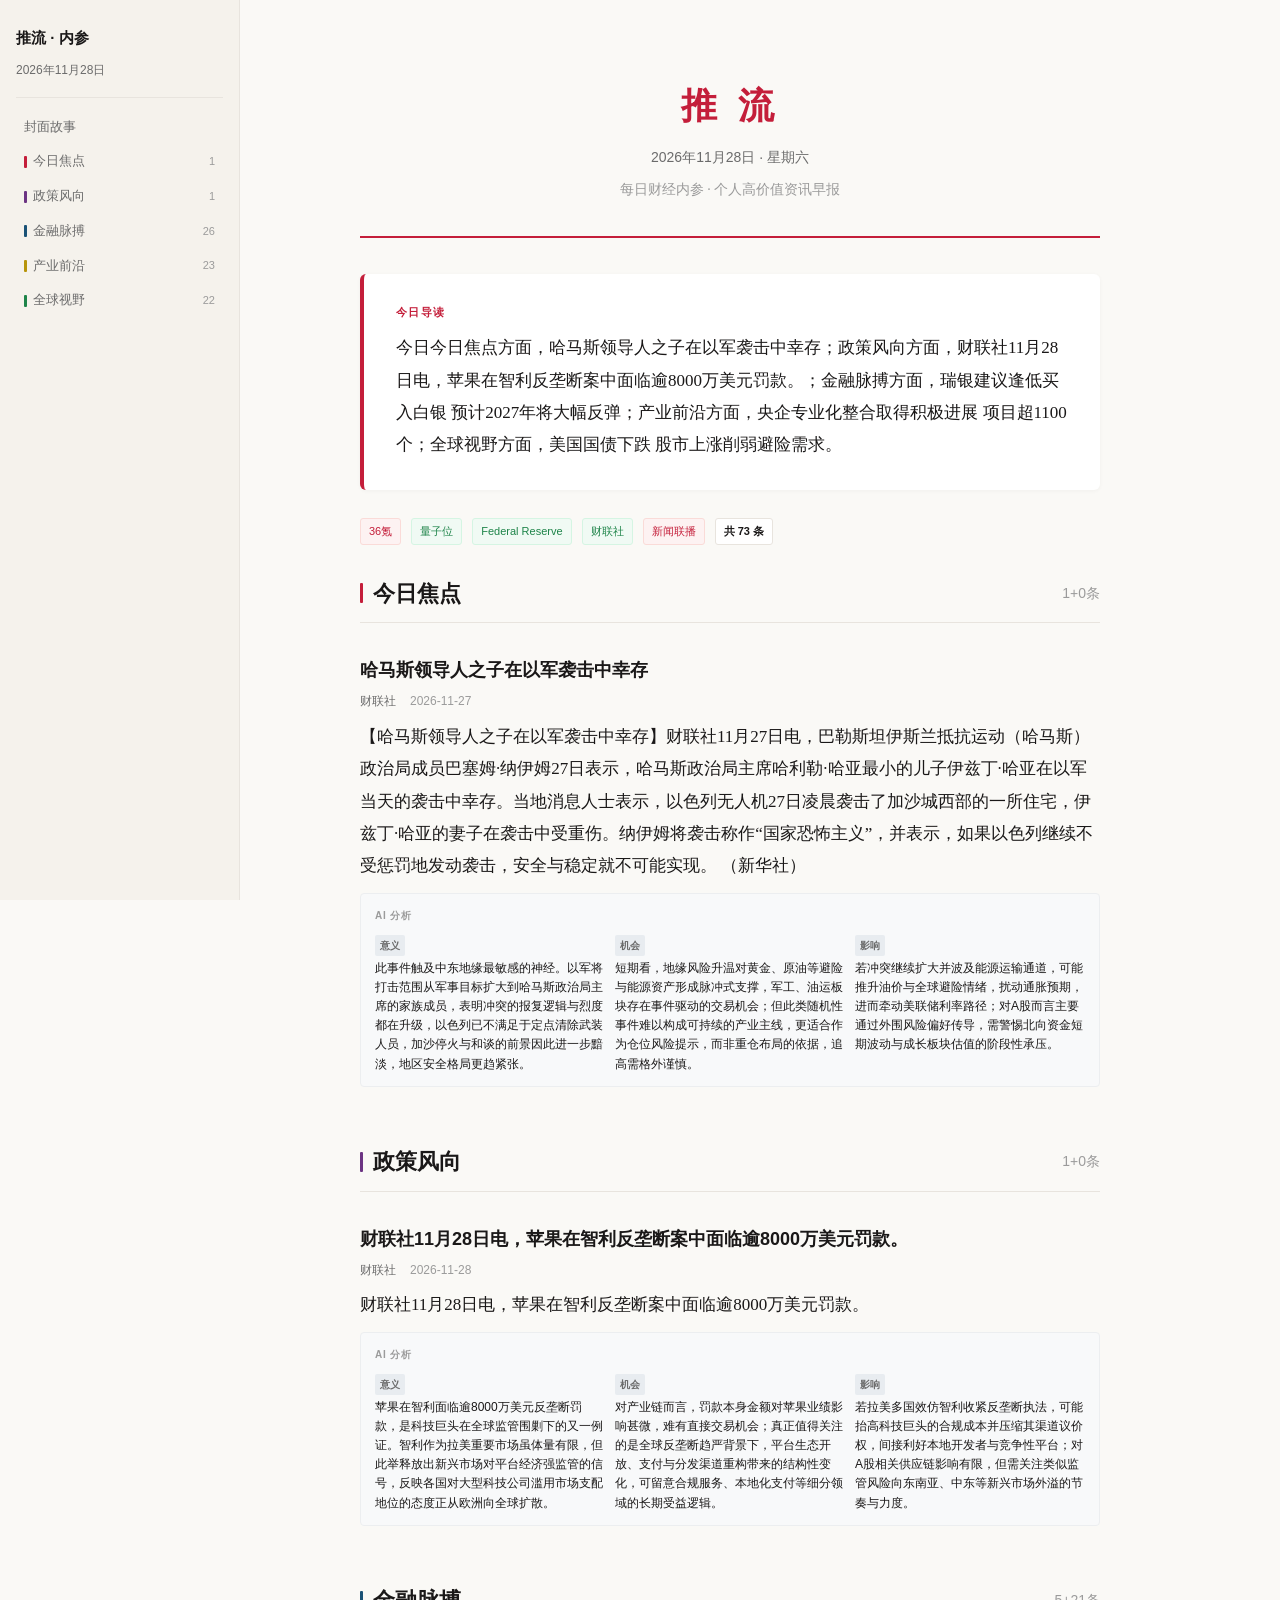
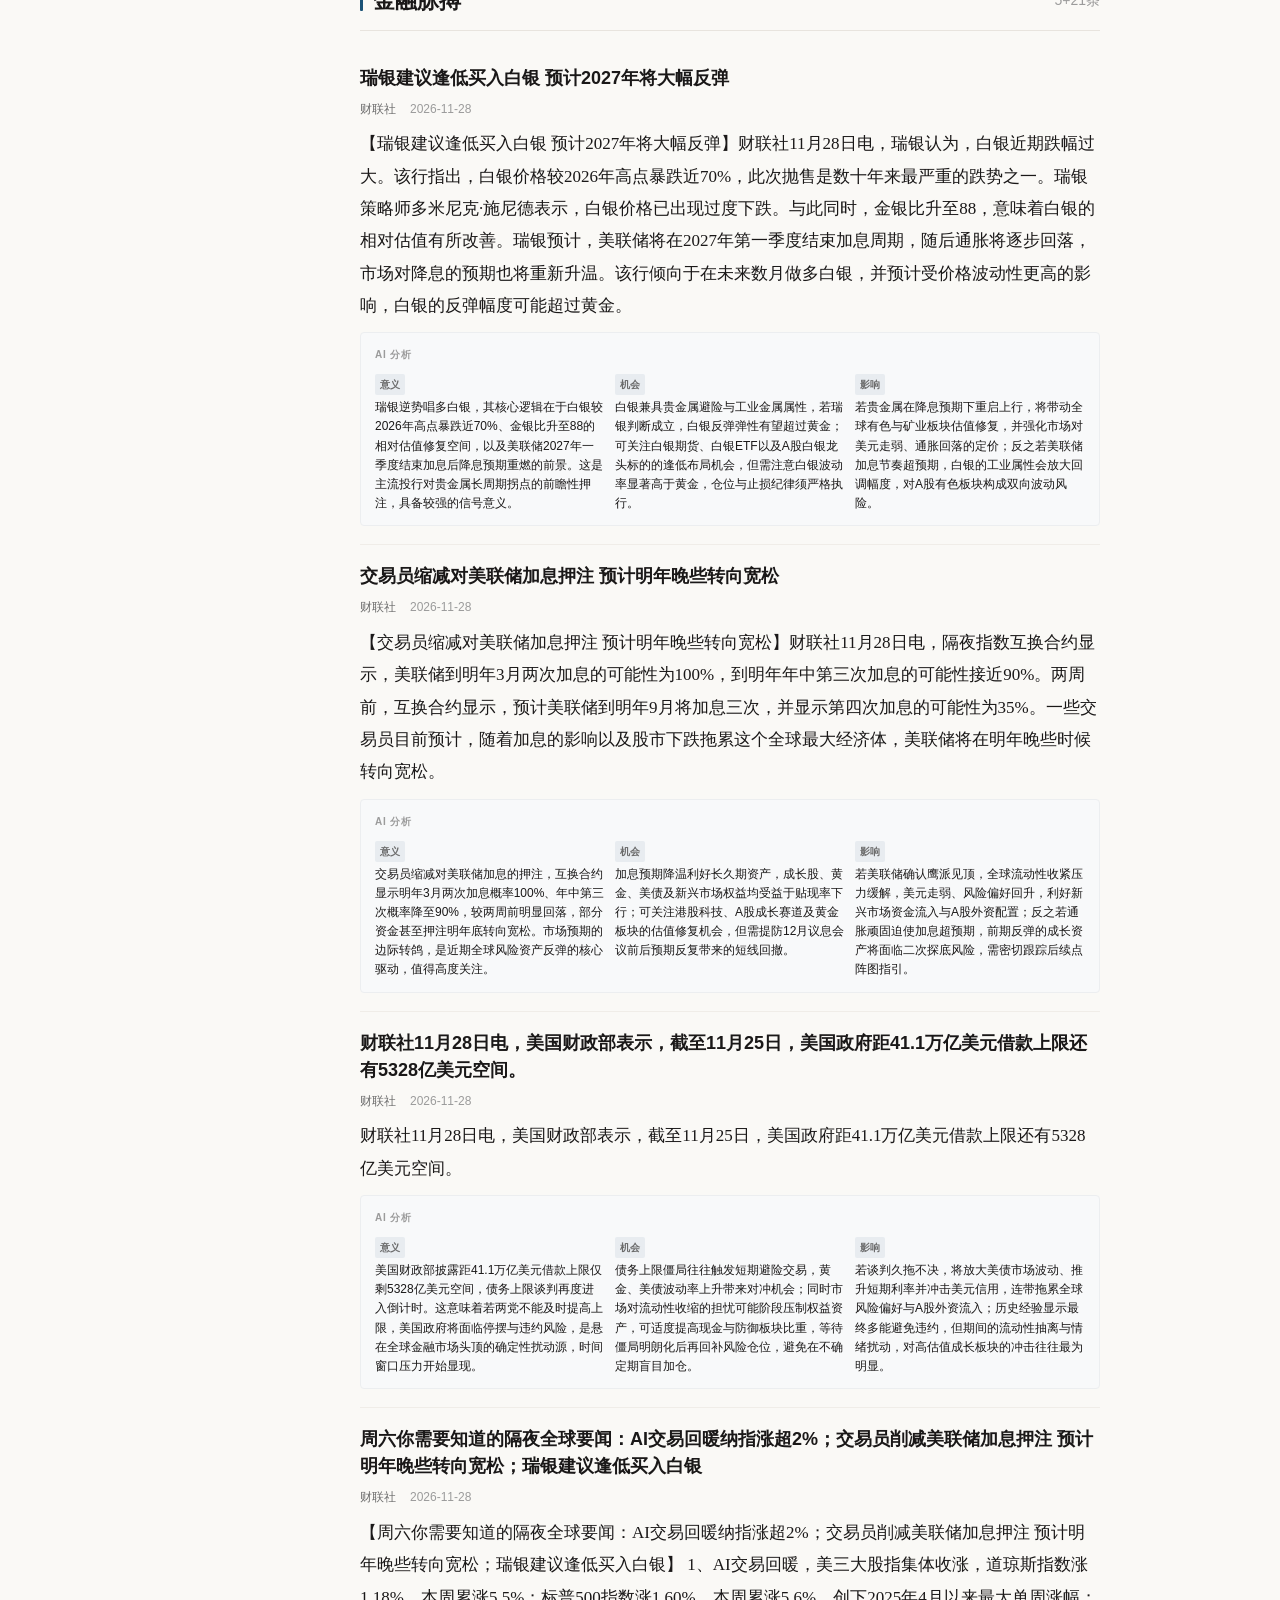
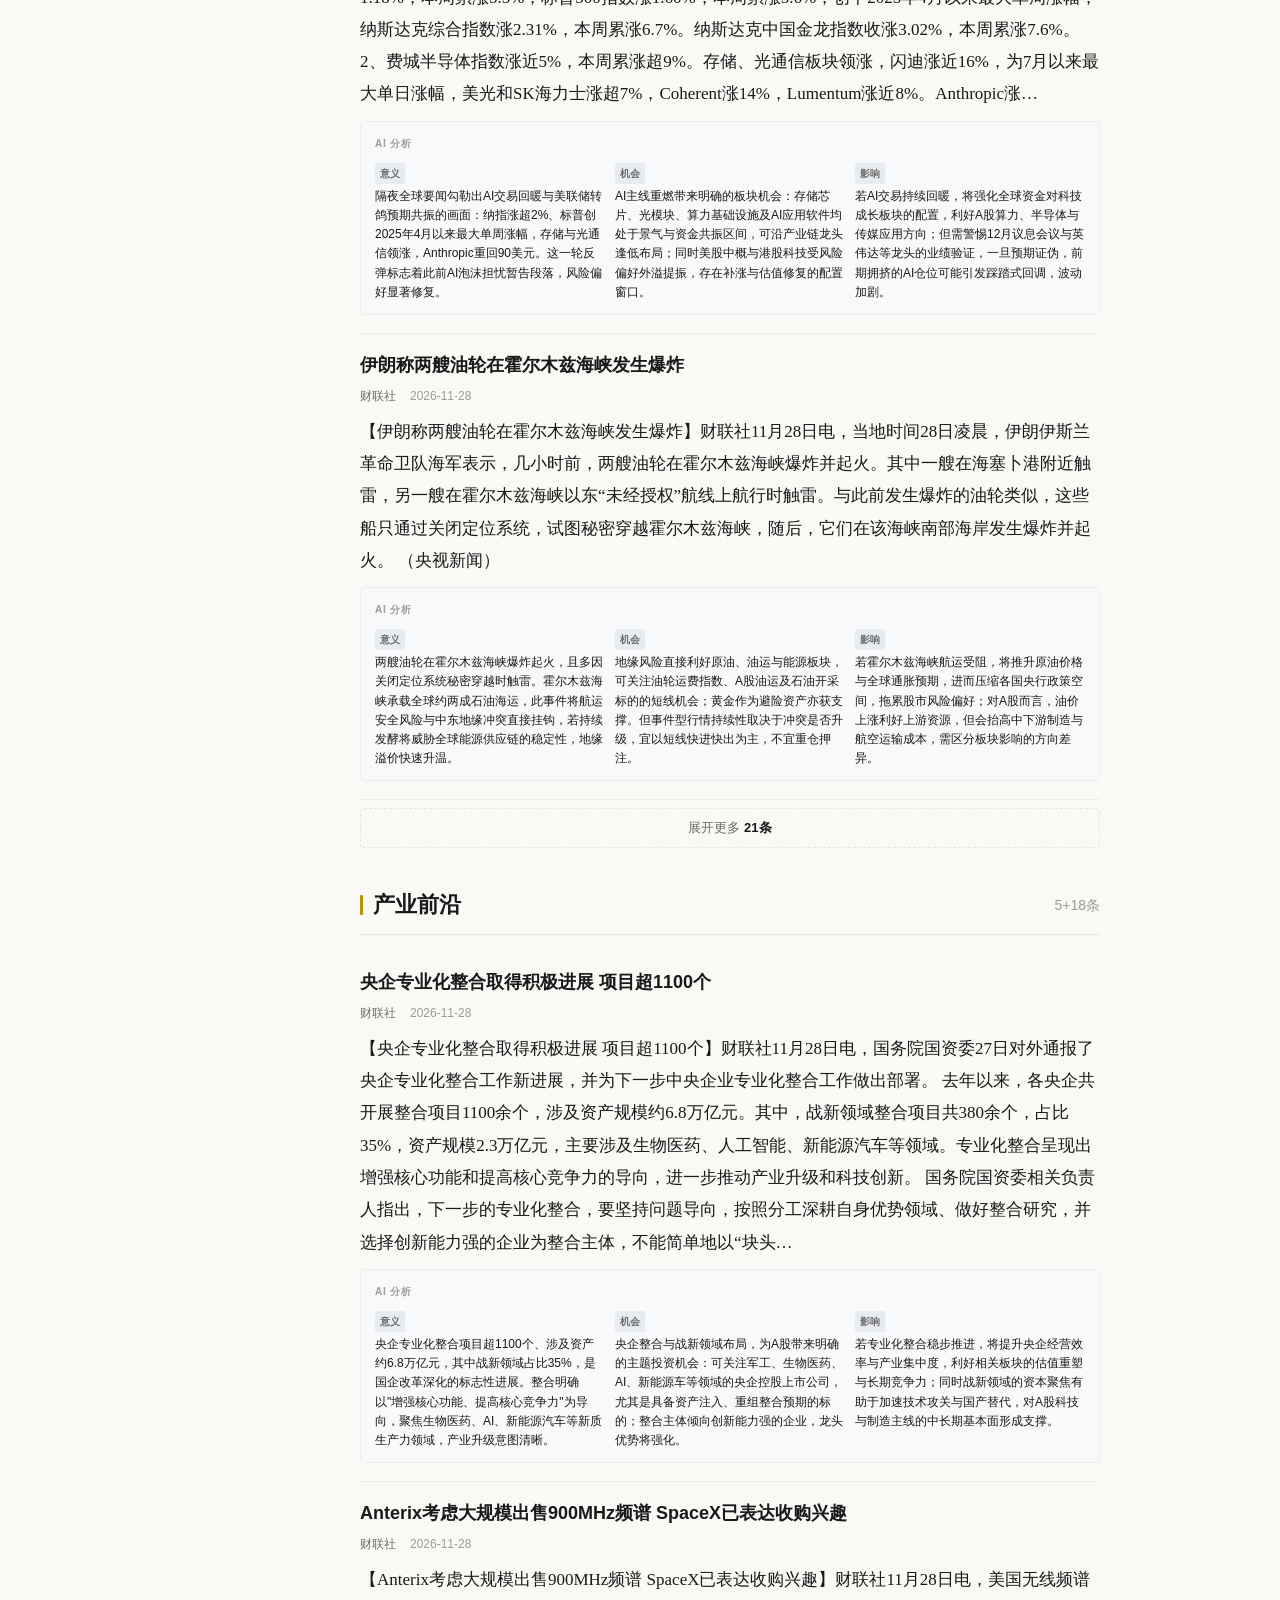
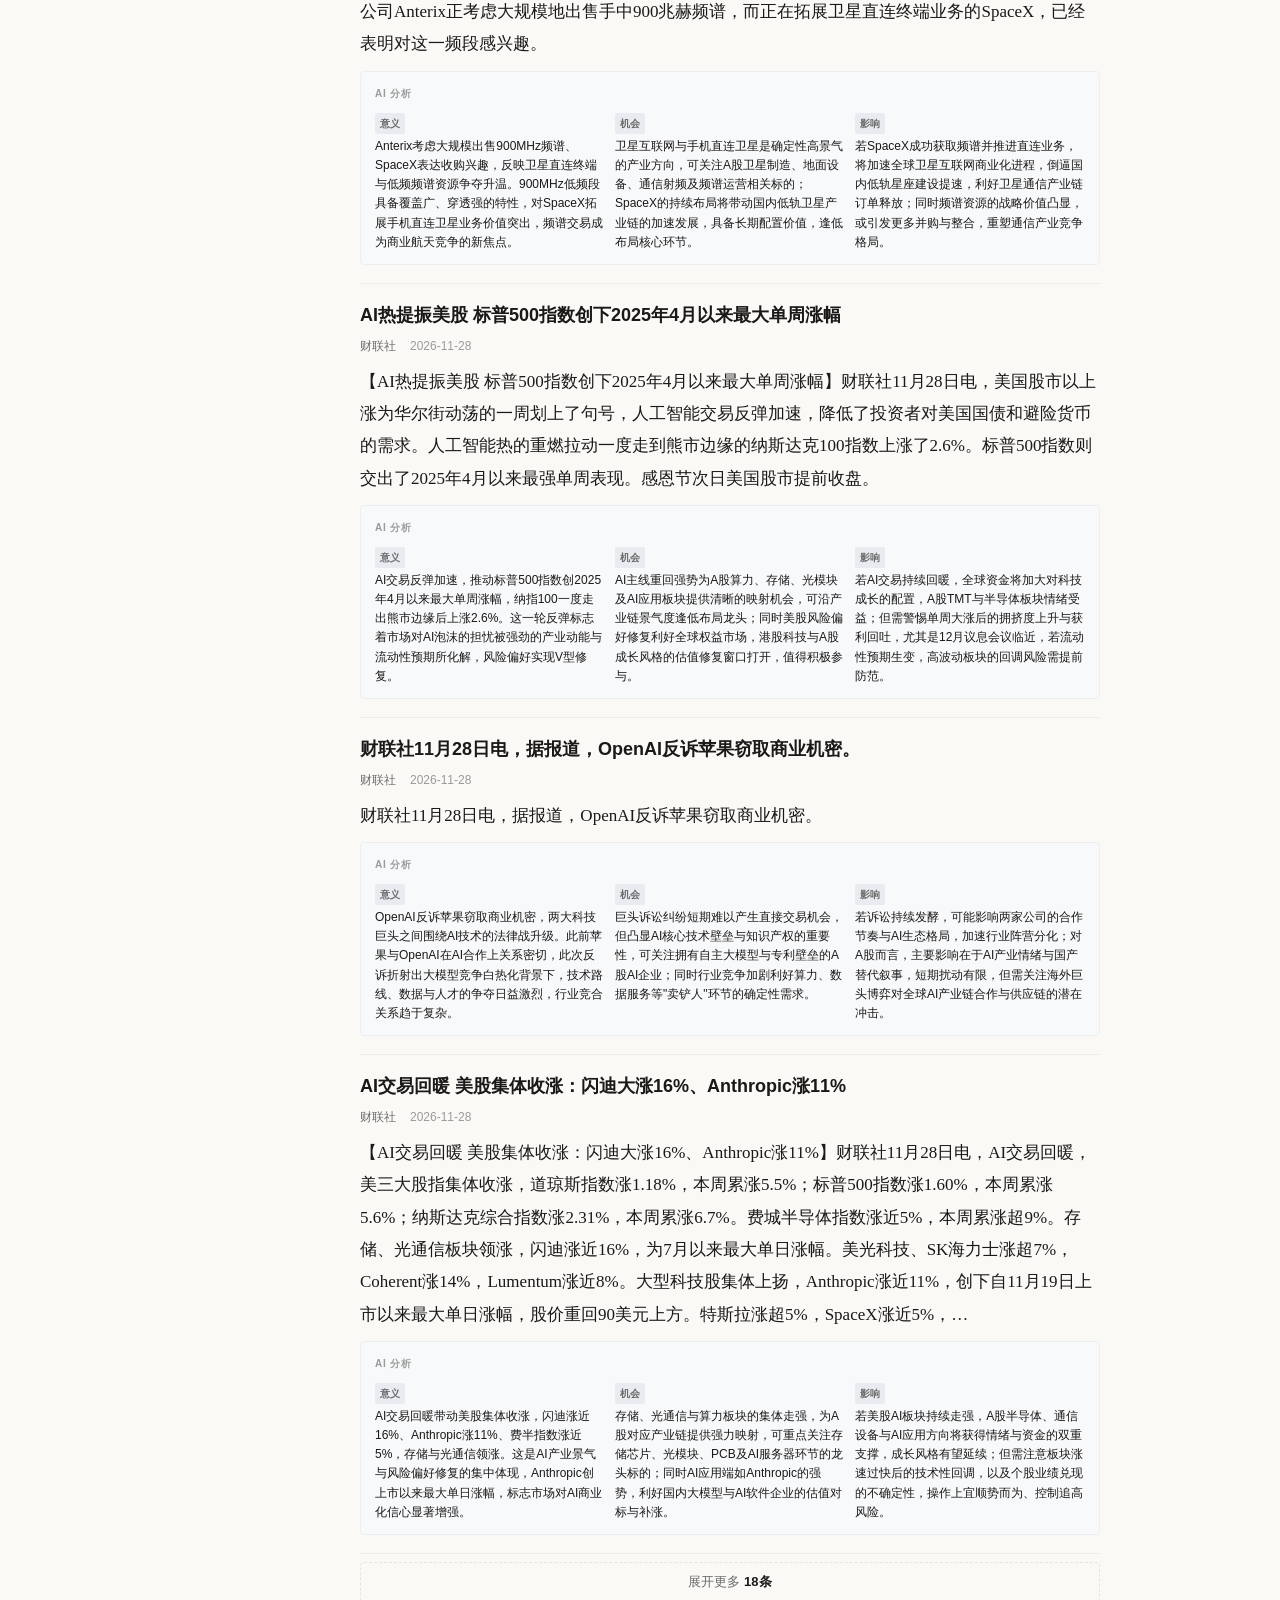
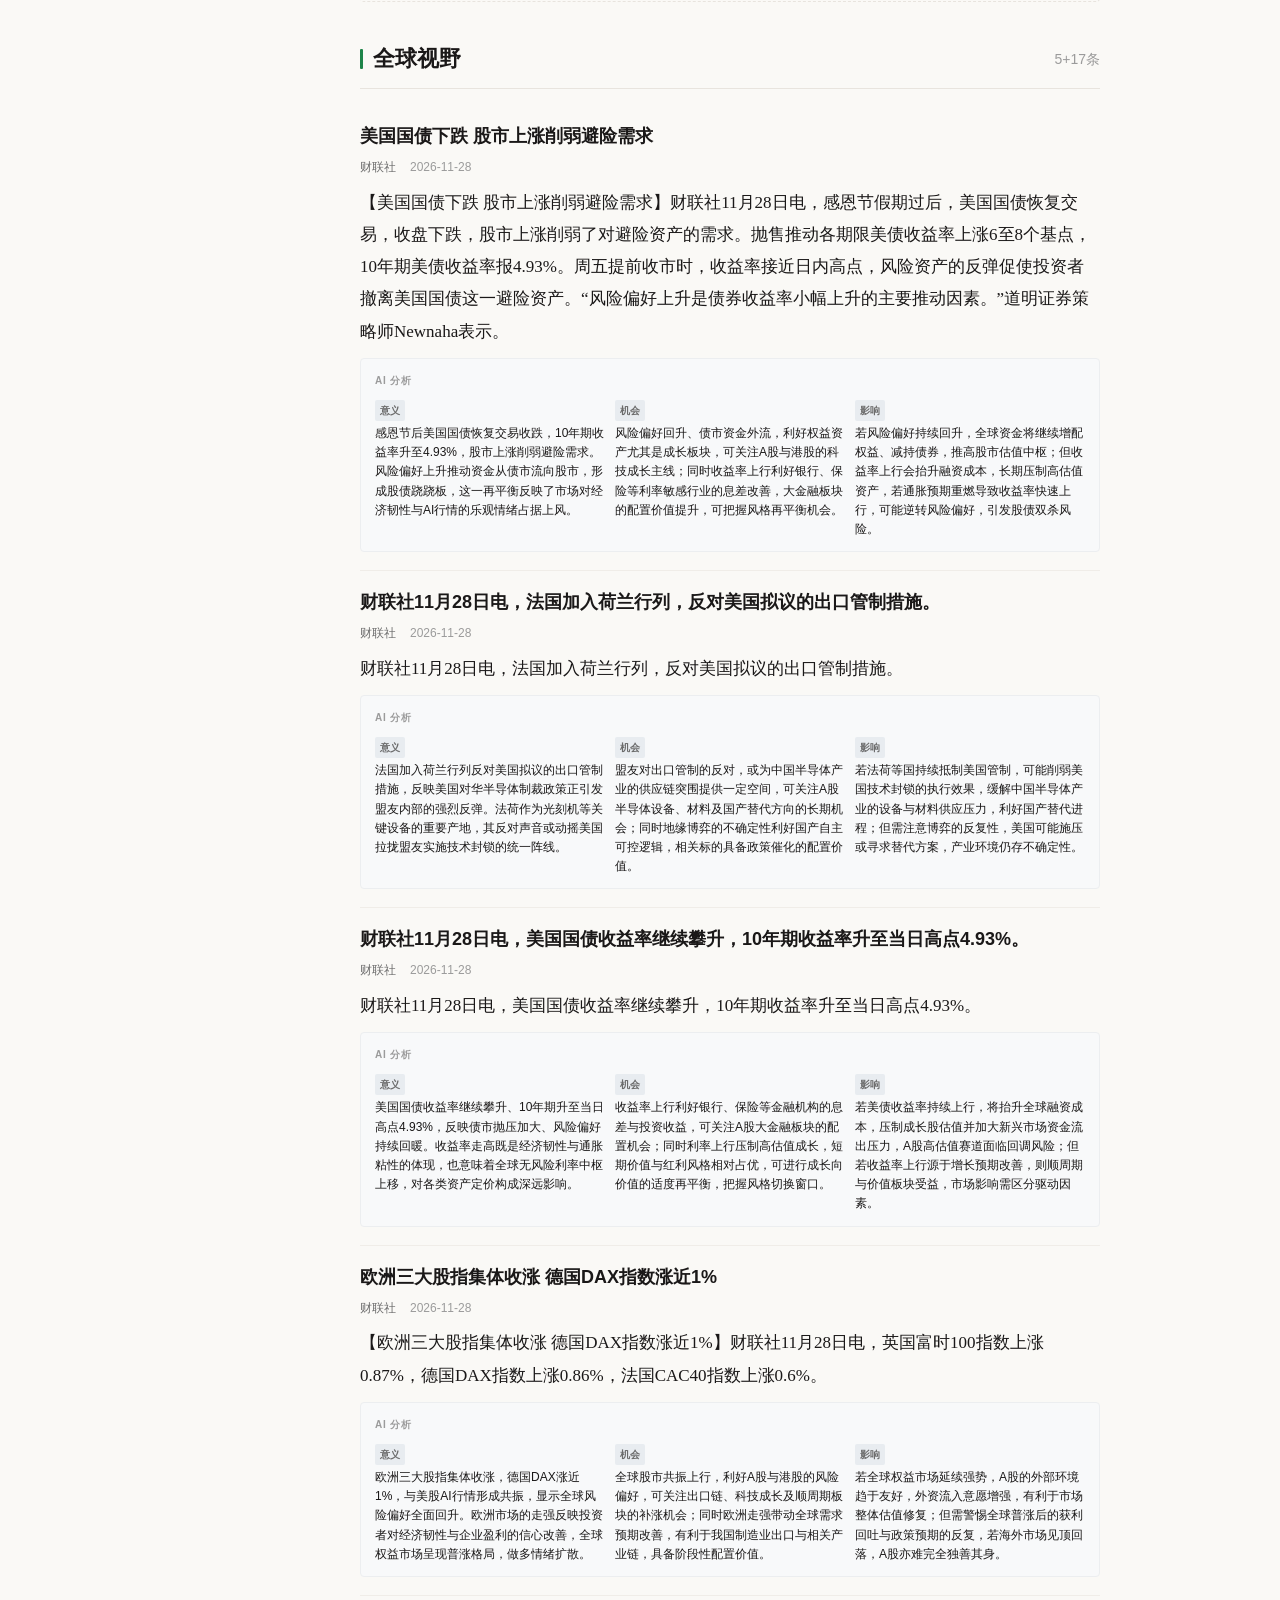
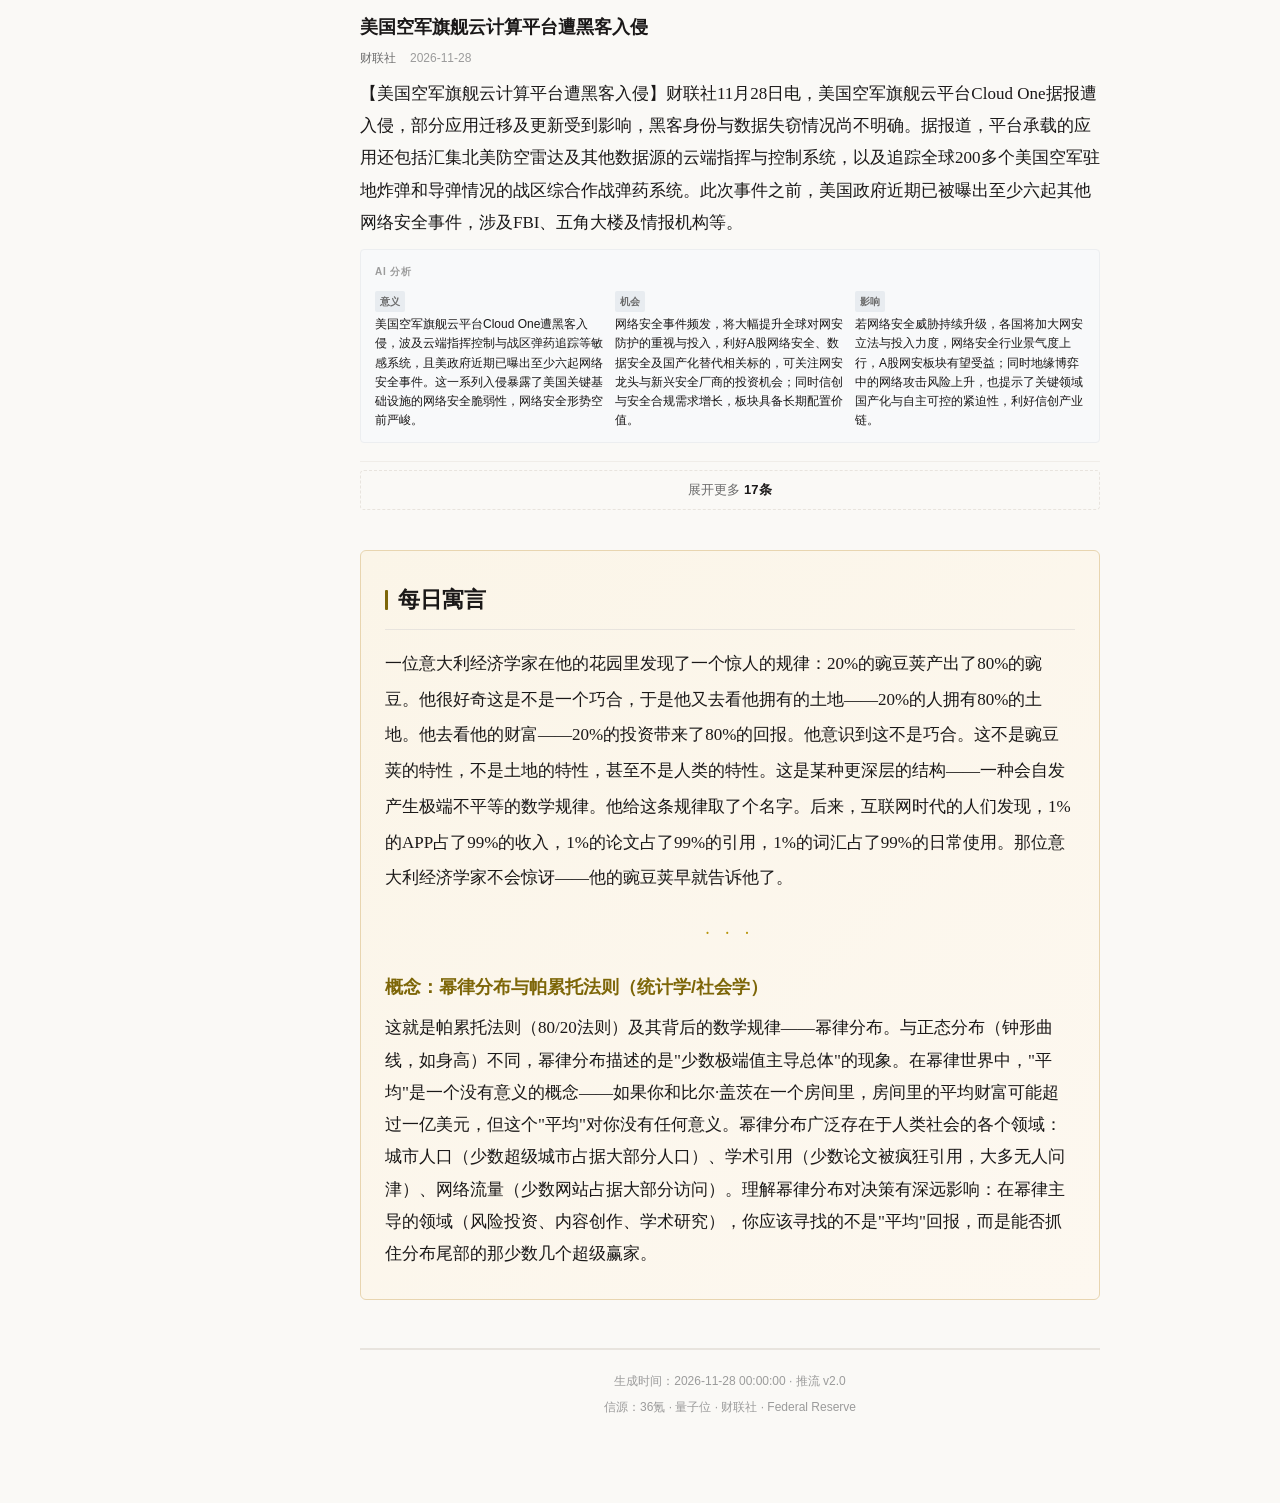
<file: index.html>
<!DOCTYPE html>
<html lang="zh-CN">
<head>
<meta charset="UTF-8">
<meta name="viewport" content="width=device-width, initial-scale=1.0">
<meta name="color-scheme" content="light">
<title>推流 · 2026年11月28日</title>
<style>/* =============================================================================
 * 推流 v2.0 — 杂志式内参样式
 * 核心：留白、克制、层次分明、阅读舒适
 * ============================================================================= */

:root {
    --bg:           #FAF9F6;
    --card-bg:      #FFFFFF;
    --text:         #1A1818;
    --text-muted:   #6B6B6B;
    --text-light:   #9B9B9B;
    --accent:       #C41E3A;
    --link:         #1A5276;
    --border:       #E8E4DE;
    --border-light: #F0EDE8;

    --font-text:    "Noto Serif SC", "Source Han Serif SC", Georgia, "Songti SC", serif;
    --font-ui:      -apple-system, "PingFang SC", "Microsoft YaHei", "Segoe UI", sans-serif;

    --fs-sm:   13px;
    --fs-body: 16px;
    --fs-h2:   20px;
    --fs-h3:   17px;
    --fs-h1:   28px;
    --lh:      1.85;
    --mw:      720px;
    --gap:     28px;
}

@media (min-width: 768px) {
    :root {
        --fs-sm:   14px;
        --fs-body: 17px;
        --fs-h2:   22px;
        --fs-h3:   18px;
        --fs-h1:   36px;
        --lh:      1.9;
        --mw:      740px;
    }
}

/* ===== Reset ===== */
*,*::before,*::after{box-sizing:border-box;margin:0;padding:0}
html{scroll-behavior:smooth}
body{
    font-family:var(--font-text);
    font-size:var(--fs-body);
    line-height:var(--lh);
    color:var(--text);
    background:var(--bg);
    -webkit-font-smoothing:antialiased;
    max-width:var(--mw);
    margin:0 auto;
    padding:24px 20px 80px;
}

/* ===== 目录侧边栏 ===== */
.toc-toggle{
    position:fixed;top:12px;left:12px;z-index:100;
    width:38px;height:38px;border:1px solid var(--border);
    border-radius:6px;background:var(--card-bg);
    font-size:18px;cursor:pointer;color:var(--text);
    display:block;
}
@media(min-width:1024px){.toc-toggle{display:none}}

.toc-sidebar{
    position:fixed;top:0;left:0;z-index:99;
    width:240px;height:100vh;
    background:#F5F2EC;
    border-right:1px solid var(--border);
    padding:24px 16px 80px;
    font-family:var(--font-ui);
    overflow-y:auto;
    transform:translateX(-100%);
    transition:transform .2s;
}
.toc-sidebar.open{transform:translateX(0)}
@media(min-width:1024px){
    .toc-sidebar{transform:translateX(0)}
    body{margin-left:240px;max-width:calc(var(--mw) + 240px)}
    .main-content{max-width:var(--mw);margin:0 auto}
}

.toc-header{padding-bottom:12px;margin-bottom:12px;border-bottom:1px solid var(--border)}
.toc-header-title{font-size:15px;font-weight:700;display:block}
.toc-header-date{font-size:12px;color:var(--text-muted)}

.toc-list{list-style:none}
.toc-link{
    display:flex;align-items:center;gap:6px;
    padding:5px 8px;border-radius:4px;
    font-size:13px;color:var(--text-muted);text-decoration:none;
}
.toc-link:hover{background:#EBE6DE;color:var(--text)}
.toc-link.active{background:#EBE6DE;color:var(--text);font-weight:600}
.toc-accent{width:3px;height:12px;border-radius:1px;flex-shrink:0}
.toc-num{font-size:11px;color:var(--text-light);margin-left:auto}

/* ===== 报头 ===== */
.masthead{
    text-align:center;
    padding:48px 0 32px;
    border-bottom:2px solid var(--accent);
    margin-bottom:36px;
}
.masthead-brand{
    font-family:var(--font-ui);
    font-size:var(--fs-h1);
    font-weight:800;
    letter-spacing:.15em;
    color:var(--accent);
}
.masthead-date{
    font-size:var(--fs-sm);
    color:var(--text-muted);
    font-family:var(--font-ui);
    margin-top:4px;
}
.masthead-sub{
    font-size:var(--fs-sm);
    color:var(--text-light);
    margin-top:6px;
}

/* ===== 今日导读 ===== */
.overview{
    background:var(--card-bg);
    border-radius:6px;
    padding:28px 32px;
    margin-bottom:var(--gap);
    border-left:4px solid var(--accent);
    box-shadow:0 1px 4px rgba(0,0,0,.04);
}
.overview-label{
    font-family:var(--font-ui);
    font-size:11px;text-transform:uppercase;
    letter-spacing:.12em;color:var(--accent);
    margin-bottom:10px;font-weight:600;
}
.overview-text{
    font-size:var(--fs-body);
    line-height:var(--lh);
    color:var(--text);
}

/* ===== 信源条 ===== */
.source-bar{
    display:flex;flex-wrap:wrap;gap:6px 10px;
    margin-bottom:28px;
    font-family:var(--font-ui);font-size:11px;
}
.src-tag{
    padding:2px 8px;border-radius:3px;
    background:var(--card-bg);border:1px solid var(--border-light);
    color:var(--text-muted);
}
.src-tag.ok{color:#1E8449;border-color:#D5F5E3;background:#F0FAF4}
.src-tag.fail{color:#C41E3A;border-color:#FADBD8;background:#FDF2F2}
.src-tag.total{color:var(--text);font-weight:600;border-color:var(--border)}

/* ===== 版块 ===== */
.sec{margin-bottom:36px}
.sec-head{
    display:flex;align-items:center;gap:10px;
    padding-bottom:8px;margin-bottom:16px;
    border-bottom:1px solid var(--border);
}
.sec-bar{width:3px;height:20px;border-radius:1px;flex-shrink:0}
.sec-title{
    font-family:var(--font-ui);
    font-size:var(--fs-h2);font-weight:700;
    color:var(--text);
}
.sec-count{
    font-size:var(--fs-sm);color:var(--text-light);
    margin-left:auto;font-family:var(--font-ui);
}

/* ===== 文章卡片 ===== */
.card{
    padding:18px 0;
    border-bottom:1px solid var(--border-light);
}
.card:last-child{border-bottom:none}
.card-title{
    font-family:var(--font-ui);
    font-size:var(--fs-h3);font-weight:600;
    color:var(--text);line-height:1.5;
    margin-bottom:6px;
}
.card-meta{
    display:flex;flex-wrap:wrap;align-items:center;gap:8px 14px;
    margin-bottom:8px;
    font-family:var(--font-ui);font-size:12px;color:var(--text-light);
}
.card-source{font-weight:500;color:var(--text-muted)}
.card-verified{color:#1E8449;font-weight:500}
.card-date{color:var(--text-light)}
.card-board{
    display:inline-block;padding:1px 6px;border-radius:2px;
    background:#F0F0F0;color:var(--text-muted);font-size:11px;
}
.card-body{font-size:var(--fs-body);color:var(--text);line-height:var(--lh)}
.card-body p{margin-bottom:.5em}

/* ===== AI分析 ===== */
.ai-box{
    margin-top:10px;padding:12px 14px;
    background:#F8F9FA;border-radius:4px;
    border:1px solid #ECEEF0;
    font-family:var(--font-ui);font-size:13px;
}
.ai-label{
    font-size:10px;text-transform:uppercase;
    letter-spacing:.08em;color:var(--text-light);
    margin-bottom:8px;font-weight:600;
}
.ai-cols{display:grid;grid-template-columns:1fr;gap:10px}
@media(min-width:640px){.ai-cols{grid-template-columns:1fr 1fr 1fr}}
.ai-col{}
.ai-tag{
    display:inline-block;padding:1px 5px;border-radius:2px;
    background:#E8ECF0;font-size:10px;font-weight:600;
    color:var(--text-muted);margin-bottom:3px;
}
.ai-col p{font-size:12px;color:var(--text);line-height:1.6}

/* ===== 寓言 ===== */
.allegory{
    margin:40px 0;padding:28px 24px;
    background:linear-gradient(135deg,#FBF5E8,#FDF8F0);
    border-radius:6px;border:1px solid #E8D5B0;
}
.allegory-story{font-size:var(--fs-body);line-height:2.1;color:var(--text)}
.allegory-divider{text-align:center;margin:20px 0;color:#B7950B;font-size:18px;letter-spacing:.3em}
.allegory-concept{
    font-family:var(--font-ui);
    font-size:var(--fs-h3);font-weight:700;
    color:#7D6608;margin-bottom:8px;
}
.allegory-reveal{font-size:var(--fs-body);color:var(--text)}

/* ===== 页脚 ===== */
.footer{
    margin-top:48px;padding-top:20px;
    border-top:2px solid var(--border);
    font-family:var(--font-ui);font-size:12px;
    color:var(--text-light);text-align:center;
}
.footer p{margin-bottom:4px}

/* ===== 折叠展开 ===== */
.expand-btn{
    display:block;width:100%;padding:10px 0;
    margin:8px 0 16px;
    background:none;border:1px dashed var(--border);
    border-radius:4px;cursor:pointer;
    font-family:var(--font-ui);font-size:13px;
    color:var(--text-muted);text-align:center;
    transition:all .15s;
}
.expand-btn:hover{color:var(--text);border-color:var(--text-muted)}
.expand-btn .expand-count{font-weight:600;color:var(--text)}
.expand-btn.open{display:none}
.collapsed-items{display:none}
.collapsed-items.open{display:block}

/* ===== 打印 ===== */
@media print{
    .toc-sidebar,.toc-toggle{display:none!important}
    body{background:#fff;max-width:100%;margin-left:0}
    .card{border-bottom-color:#CCC}
}</style>
</head>
<body>


<button class="toc-toggle" id="toc-toggle" aria-label="目录">☰</button>
<nav class="toc-sidebar" id="toc-sidebar">
    <div class="toc-header">
        <span class="toc-header-title">推流 · 内参</span>
        <span class="toc-header-date">2026年11月28日</span>
    </div>
    <ul class="toc-list">
        <li><a href="#cover" class="toc-link">封面故事</a></li>
        
        
        
        <li><a href="#sec-top_story" class="toc-link toc-sec-link" data-sec="top_story">
            <span class="toc-accent" style="background:#C41E3A"></span>
            <span>今日焦点</span>
            <span class="toc-num">1</span>
        </a></li>
        
        
        
        
        <li><a href="#sec-policy" class="toc-link toc-sec-link" data-sec="policy">
            <span class="toc-accent" style="background:#6C3483"></span>
            <span>政策风向</span>
            <span class="toc-num">1</span>
        </a></li>
        
        
        
        
        <li><a href="#sec-finance" class="toc-link toc-sec-link" data-sec="finance">
            <span class="toc-accent" style="background:#1A5276"></span>
            <span>金融脉搏</span>
            <span class="toc-num">26</span>
        </a></li>
        
        
        
        
        <li><a href="#sec-industry" class="toc-link toc-sec-link" data-sec="industry">
            <span class="toc-accent" style="background:#B7950B"></span>
            <span>产业前沿</span>
            <span class="toc-num">23</span>
        </a></li>
        
        
        
        
        <li><a href="#sec-global" class="toc-link toc-sec-link" data-sec="global">
            <span class="toc-accent" style="background:#1E8449"></span>
            <span>全球视野</span>
            <span class="toc-num">22</span>
        </a></li>
        
        
        
        
        
        
        
        
    </ul>
</nav>

<main class="main-content">


<header class="masthead">
    <div class="masthead-brand">推 流</div>
    <div class="masthead-date">2026年11月28日 · 星期六</div>
    <div class="masthead-sub">每日财经内参 · 个人高价值资讯早报</div>
</header>



<div class="overview" id="cover">
    <div class="overview-label">今日导读</div>
    <div class="overview-text">今日今日焦点方面，哈马斯领导人之子在以军袭击中幸存；政策风向方面，财联社11月28日电，苹果在智利反垄断案中面临逾8000万美元罚款。；金融脉搏方面，瑞银建议逢低买入白银 预计2027年将大幅反弹；产业前沿方面，央企专业化整合取得积极进展 项目超1100个；全球视野方面，美国国债下跌 股市上涨削弱避险需求。</div>
</div>



<div class="source-bar">
    
    <span class="src-tag fail">36氪</span>
    
    
    <span class="src-tag ok">量子位</span>
    
    
    <span class="src-tag ok">Federal Reserve</span>
    
    
    <span class="src-tag ok">财联社</span>
    
    
    <span class="src-tag fail">新闻联播</span>
    
    
    <span class="src-tag total">共 73 条</span>
</div>







<section class="sec" id="sec-top_story">
    <div class="sec-head">
        <span class="sec-bar" style="background:#C41E3A"></span>
        <h2 class="sec-title">今日焦点</h2>
        <span class="sec-count">1+0条</span>
    </div>

    
    
    <article class="card">
        <h3 class="card-title">哈马斯领导人之子在以军袭击中幸存</h3>
        <div class="card-meta">
            <span class="card-source">财联社</span>
            
            
            <span class="card-date">2026-11-27</span>
            
            
            
            
            
        </div>
        <div class="card-body">
            <p>【哈马斯领导人之子在以军袭击中幸存】财联社11月27日电，巴勒斯坦伊斯兰抵抗运动（哈马斯）政治局成员巴塞姆·纳伊姆27日表示，哈马斯政治局主席哈利勒·哈亚最小的儿子伊兹丁·哈亚在以军当天的袭击中幸存。当地消息人士表示，以色列无人机27日凌晨袭击了加沙城西部的一所住宅，伊兹丁·哈亚的妻子在袭击中受重伤。纳伊姆将袭击称作“国家恐怖主义”，并表示，如果以色列继续不受惩罚地发动袭击，安全与稳定就不可能实现。 （新华社）</p>
        </div>
        
        <div class="ai-box">
            <div class="ai-label">AI 分析</div>
            <div class="ai-cols">
                <div class="ai-col"><span class="ai-tag">意义</span><p>此事件触及中东地缘最敏感的神经。以军将打击范围从军事目标扩大到哈马斯政治局主席的家族成员，表明冲突的报复逻辑与烈度都在升级，以色列已不满足于定点清除武装人员，加沙停火与和谈的前景因此进一步黯淡，地区安全格局更趋紧张。</p></div>
                <div class="ai-col"><span class="ai-tag">机会</span><p>短期看，地缘风险升温对黄金、原油等避险与能源资产形成脉冲式支撑，军工、油运板块存在事件驱动的交易机会；但此类随机性事件难以构成可持续的产业主线，更适合作为仓位风险提示，而非重仓布局的依据，追高需格外谨慎。</p></div>
                <div class="ai-col"><span class="ai-tag">影响</span><p>若冲突继续扩大并波及能源运输通道，可能推升油价与全球避险情绪，扰动通胀预期，进而牵动美联储利率路径；对A股而言主要通过外围风险偏好传导，需警惕北向资金短期波动与成长板块估值的阶段性承压。</p></div>
            </div>
        </div>
        
    </article>
    

    
    
</section>






<section class="sec" id="sec-policy">
    <div class="sec-head">
        <span class="sec-bar" style="background:#6C3483"></span>
        <h2 class="sec-title">政策风向</h2>
        <span class="sec-count">1+0条</span>
    </div>

    
    
    <article class="card">
        <h3 class="card-title">财联社11月28日电，苹果在智利反垄断案中面临逾8000万美元罚款。</h3>
        <div class="card-meta">
            <span class="card-source">财联社</span>
            
            
            <span class="card-date">2026-11-28</span>
            
            
            
            
            
        </div>
        <div class="card-body">
            <p>财联社11月28日电，苹果在智利反垄断案中面临逾8000万美元罚款。</p>
        </div>
        
        <div class="ai-box">
            <div class="ai-label">AI 分析</div>
            <div class="ai-cols">
                <div class="ai-col"><span class="ai-tag">意义</span><p>苹果在智利面临逾8000万美元反垄断罚款，是科技巨头在全球监管围剿下的又一例证。智利作为拉美重要市场虽体量有限，但此举释放出新兴市场对平台经济强监管的信号，反映各国对大型科技公司滥用市场支配地位的态度正从欧洲向全球扩散。</p></div>
                <div class="ai-col"><span class="ai-tag">机会</span><p>对产业链而言，罚款本身金额对苹果业绩影响甚微，难有直接交易机会；真正值得关注的是全球反垄断趋严背景下，平台生态开放、支付与分发渠道重构带来的结构性变化，可留意合规服务、本地化支付等细分领域的长期受益逻辑。</p></div>
                <div class="ai-col"><span class="ai-tag">影响</span><p>若拉美多国效仿智利收紧反垄断执法，可能抬高科技巨头的合规成本并压缩其渠道议价权，间接利好本地开发者与竞争性平台；对A股相关供应链影响有限，但需关注类似监管风险向东南亚、中东等新兴市场外溢的节奏与力度。</p></div>
            </div>
        </div>
        
    </article>
    

    
    
</section>






<section class="sec" id="sec-finance">
    <div class="sec-head">
        <span class="sec-bar" style="background:#1A5276"></span>
        <h2 class="sec-title">金融脉搏</h2>
        <span class="sec-count">5+21条</span>
    </div>

    
    
    <article class="card">
        <h3 class="card-title">瑞银建议逢低买入白银 预计2027年将大幅反弹</h3>
        <div class="card-meta">
            <span class="card-source">财联社</span>
            
            
            <span class="card-date">2026-11-28</span>
            
            
            
            
            
        </div>
        <div class="card-body">
            <p>【瑞银建议逢低买入白银 预计2027年将大幅反弹】财联社11月28日电，瑞银认为，白银近期跌幅过大。该行指出，白银价格较2026年高点暴跌近70%，此次抛售是数十年来最严重的跌势之一。瑞银策略师多米尼克·施尼德表示，白银价格已出现过度下跌。与此同时，金银比升至88，意味着白银的相对估值有所改善。瑞银预计，美联储将在2027年第一季度结束加息周期，随后通胀将逐步回落，市场对降息的预期也将重新升温。该行倾向于在未来数月做多白银，并预计受价格波动性更高的影响，白银的反弹幅度可能超过黄金。</p>
        </div>
        
        <div class="ai-box">
            <div class="ai-label">AI 分析</div>
            <div class="ai-cols">
                <div class="ai-col"><span class="ai-tag">意义</span><p>瑞银逆势唱多白银，其核心逻辑在于白银较2026年高点暴跌近70%、金银比升至88的相对估值修复空间，以及美联储2027年一季度结束加息后降息预期重燃的前景。这是主流投行对贵金属长周期拐点的前瞻性押注，具备较强的信号意义。</p></div>
                <div class="ai-col"><span class="ai-tag">机会</span><p>白银兼具贵金属避险与工业金属属性，若瑞银判断成立，白银反弹弹性有望超过黄金；可关注白银期货、白银ETF以及A股白银龙头标的的逢低布局机会，但需注意白银波动率显著高于黄金，仓位与止损纪律须严格执行。</p></div>
                <div class="ai-col"><span class="ai-tag">影响</span><p>若贵金属在降息预期下重启上行，将带动全球有色与矿业板块估值修复，并强化市场对美元走弱、通胀回落的定价；反之若美联储加息节奏超预期，白银的工业属性会放大回调幅度，对A股有色板块构成双向波动风险。</p></div>
            </div>
        </div>
        
    </article>
    
    <article class="card">
        <h3 class="card-title">交易员缩减对美联储加息押注 预计明年晚些转向宽松</h3>
        <div class="card-meta">
            <span class="card-source">财联社</span>
            
            
            <span class="card-date">2026-11-28</span>
            
            
            
            
            
        </div>
        <div class="card-body">
            <p>【交易员缩减对美联储加息押注 预计明年晚些转向宽松】财联社11月28日电，隔夜指数互换合约显示，美联储到明年3月两次加息的可能性为100%，到明年年中第三次加息的可能性接近90%。两周前，互换合约显示，预计美联储到明年9月将加息三次，并显示第四次加息的可能性为35%。一些交易员目前预计，随着加息的影响以及股市下跌拖累这个全球最大经济体，美联储将在明年晚些时候转向宽松。</p>
        </div>
        
        <div class="ai-box">
            <div class="ai-label">AI 分析</div>
            <div class="ai-cols">
                <div class="ai-col"><span class="ai-tag">意义</span><p>交易员缩减对美联储加息的押注，互换合约显示明年3月两次加息概率100%、年中第三次概率降至90%，较两周前明显回落，部分资金甚至押注明年底转向宽松。市场预期的边际转鸽，是近期全球风险资产反弹的核心驱动，值得高度关注。</p></div>
                <div class="ai-col"><span class="ai-tag">机会</span><p>加息预期降温利好长久期资产，成长股、黄金、美债及新兴市场权益均受益于贴现率下行；可关注港股科技、A股成长赛道及黄金板块的估值修复机会，但需提防12月议息会议前后预期反复带来的短线回撤。</p></div>
                <div class="ai-col"><span class="ai-tag">影响</span><p>若美联储确认鹰派见顶，全球流动性收紧压力缓解，美元走弱、风险偏好回升，利好新兴市场资金流入与A股外资配置；反之若通胀顽固迫使加息超预期，前期反弹的成长资产将面临二次探底风险，需密切跟踪后续点阵图指引。</p></div>
            </div>
        </div>
        
    </article>
    
    <article class="card">
        <h3 class="card-title">财联社11月28日电，美国财政部表示，截至11月25日，美国政府距41.1万亿美元借款上限还有5328亿美元空间。</h3>
        <div class="card-meta">
            <span class="card-source">财联社</span>
            
            
            <span class="card-date">2026-11-28</span>
            
            
            
            
            
        </div>
        <div class="card-body">
            <p>财联社11月28日电，美国财政部表示，截至11月25日，美国政府距41.1万亿美元借款上限还有5328亿美元空间。</p>
        </div>
        
        <div class="ai-box">
            <div class="ai-label">AI 分析</div>
            <div class="ai-cols">
                <div class="ai-col"><span class="ai-tag">意义</span><p>美国财政部披露距41.1万亿美元借款上限仅剩5328亿美元空间，债务上限谈判再度进入倒计时。这意味着若两党不能及时提高上限，美国政府将面临停摆与违约风险，是悬在全球金融市场头顶的确定性扰动源，时间窗口压力开始显现。</p></div>
                <div class="ai-col"><span class="ai-tag">机会</span><p>债务上限僵局往往触发短期避险交易，黄金、美债波动率上升带来对冲机会；同时市场对流动性收缩的担忧可能阶段压制权益资产，可适度提高现金与防御板块比重，等待僵局明朗化后再回补风险仓位，避免在不确定期盲目加仓。</p></div>
                <div class="ai-col"><span class="ai-tag">影响</span><p>若谈判久拖不决，将放大美债市场波动、推升短期利率并冲击美元信用，连带拖累全球风险偏好与A股外资流入；历史经验显示最终多能避免违约，但期间的流动性抽离与情绪扰动，对高估值成长板块的冲击往往最为明显。</p></div>
            </div>
        </div>
        
    </article>
    
    <article class="card">
        <h3 class="card-title">周六你需要知道的隔夜全球要闻：AI交易回暖纳指涨超2%；交易员削减美联储加息押注 预计明年晚些转向宽松；瑞银建议逢低买入白银</h3>
        <div class="card-meta">
            <span class="card-source">财联社</span>
            
            
            <span class="card-date">2026-11-28</span>
            
            
            
            
            
        </div>
        <div class="card-body">
            <p>【周六你需要知道的隔夜全球要闻：AI交易回暖纳指涨超2%；交易员削减美联储加息押注 预计明年晚些转向宽松；瑞银建议逢低买入白银】
1、AI交易回暖，美三大股指集体收涨，道琼斯指数涨1.18%，本周累涨5.5%；标普500指数涨1.60%，本周累涨5.6%，创下2025年4月以来最大单周涨幅；纳斯达克综合指数涨2.31%，本周累涨6.7%。纳斯达克中国金龙指数收涨3.02%，本周累涨7.6%。
2、费城半导体指数涨近5%，本周累涨超9%。存储、光通信板块领涨，闪迪涨近16%，为7月以来最大单日涨幅，美光和SK海力士涨超7%，Coherent涨14%，Lumentum涨近8%。Anthropic涨…</p>
        </div>
        
        <div class="ai-box">
            <div class="ai-label">AI 分析</div>
            <div class="ai-cols">
                <div class="ai-col"><span class="ai-tag">意义</span><p>隔夜全球要闻勾勒出AI交易回暖与美联储转鸽预期共振的画面：纳指涨超2%、标普创2025年4月以来最大单周涨幅，存储与光通信领涨，Anthropic重回90美元。这一轮反弹标志着此前AI泡沫担忧暂告段落，风险偏好显著修复。</p></div>
                <div class="ai-col"><span class="ai-tag">机会</span><p>AI主线重燃带来明确的板块机会：存储芯片、光模块、算力基础设施及AI应用软件均处于景气与资金共振区间，可沿产业链龙头逢低布局；同时美股中概与港股科技受风险偏好外溢提振，存在补涨与估值修复的配置窗口。</p></div>
                <div class="ai-col"><span class="ai-tag">影响</span><p>若AI交易持续回暖，将强化全球资金对科技成长板块的配置，利好A股算力、半导体与传媒应用方向；但需警惕12月议息会议与英伟达等龙头的业绩验证，一旦预期证伪，前期拥挤的AI仓位可能引发踩踏式回调，波动加剧。</p></div>
            </div>
        </div>
        
    </article>
    
    <article class="card">
        <h3 class="card-title">伊朗称两艘油轮在霍尔木兹海峡发生爆炸</h3>
        <div class="card-meta">
            <span class="card-source">财联社</span>
            
            
            <span class="card-date">2026-11-28</span>
            
            
            
            
            
        </div>
        <div class="card-body">
            <p>【伊朗称两艘油轮在霍尔木兹海峡发生爆炸】财联社11月28日电，当地时间28日凌晨，伊朗伊斯兰革命卫队海军表示，几小时前，两艘油轮在霍尔木兹海峡爆炸并起火。其中一艘在海塞卜港附近触雷，另一艘在霍尔木兹海峡以东“未经授权”航线上航行时触雷。与此前发生爆炸的油轮类似，这些船只通过关闭定位系统，试图秘密穿越霍尔木兹海峡，随后，它们在该海峡南部海岸发生爆炸并起火。 （央视新闻）</p>
        </div>
        
        <div class="ai-box">
            <div class="ai-label">AI 分析</div>
            <div class="ai-cols">
                <div class="ai-col"><span class="ai-tag">意义</span><p>两艘油轮在霍尔木兹海峡爆炸起火，且多因关闭定位系统秘密穿越时触雷。霍尔木兹海峡承载全球约两成石油海运，此事件将航运安全风险与中东地缘冲突直接挂钩，若持续发酵将威胁全球能源供应链的稳定性，地缘溢价快速升温。</p></div>
                <div class="ai-col"><span class="ai-tag">机会</span><p>地缘风险直接利好原油、油运与能源板块，可关注油轮运费指数、A股油运及石油开采标的的短线机会；黄金作为避险资产亦获支撑。但事件型行情持续性取决于冲突是否升级，宜以短线快进快出为主，不宜重仓押注。</p></div>
                <div class="ai-col"><span class="ai-tag">影响</span><p>若霍尔木兹海峡航运受阻，将推升原油价格与全球通胀预期，进而压缩各国央行政策空间，拖累股市风险偏好；对A股而言，油价上涨利好上游资源，但会抬高中下游制造与航空运输成本，需区分板块影响的方向差异。</p></div>
            </div>
        </div>
        
    </article>
    

    
    
    <button class="expand-btn" onclick="this.classList.toggle('open');this.nextElementSibling.classList.toggle('open')">
        展开更多 <span class="expand-count">21条</span>
    </button>
    <div class="collapsed-items">
        
        <article class="card">
            <h3 class="card-title">财联社11月28日电，富时A50期指连续夜盘微跌0.09%，报13051点。</h3>
            <div class="card-meta">
                <span class="card-source">财联社</span>
                
                <span class="card-date">2026-11-28</span>
                
                
                
                
            </div>
            <div class="card-body">
                <p>财联社11月28日电，富时A50期指连续夜盘微跌0.09%，报13051点。</p>
            </div>
            
            <div class="ai-box">
                <div class="ai-label">AI 分析</div>
                <div class="ai-cols">
                    <div class="ai-col"><span class="ai-tag">意义</span><p>富时A50期指夜盘微跌0.09%报13051点，几乎持平，反映在隔夜美股大涨背景下，外资对A股大盘蓝筹的定价仍偏谨慎，未随海外风险偏好同步上攻。A50作为A股开盘的重要风向标，其平淡表现暗示今日大盘或以震荡消化为主。</p></div>
                    <div class="ai-col"><span class="ai-tag">机会</span><p>A50微跌意味着大盘蓝筹短期缺乏明确方向，机会更多在于结构性而非指数层面；可关注隔夜领涨的AI算力、存储、港股科技等题材在A股的映射补涨，以及低位顺周期板块的轮动机会，指数级操作宜等待放量信号。</p></div>
                    <div class="ai-col"><span class="ai-tag">影响</span><p>若A50维持窄幅震荡，A股开盘或延续结构性分化格局，权重股承压而题材活跃；需关注盘中北向资金动向与量能变化，若外资持续流入叠加A50转强，则蓝筹补涨可期；反之若外围转弱，指数回踩风险将上升。</p></div>
                </div>
            </div>
            
        </article>
        
        <article class="card">
            <h3 class="card-title">财联社11月28日电，标普将法国评级展望调整至负面；确认“A+/A-1”评级。</h3>
            <div class="card-meta">
                <span class="card-source">财联社</span>
                
                <span class="card-date">2026-11-28</span>
                
                
                
                
            </div>
            <div class="card-body">
                <p>财联社11月28日电，标普将法国评级展望调整至负面；确认“A+/A-1”评级。</p>
            </div>
            
            <div class="ai-box">
                <div class="ai-label">AI 分析</div>
                <div class="ai-cols">
                    <div class="ai-col"><span class="ai-tag">意义</span><p>标普将法国评级展望下调至负面，确认A+/A-1评级，反映市场对法国财政赤字与债务可持续性的担忧加剧。作为欧元区第二大经济体，法国主权信用承压会放大欧洲债务风险定价，欧元与欧债市场将面临持续的估值压力。</p></div>
                    <div class="ai-col"><span class="ai-tag">机会</span><p>法国债务风险升温利好避险资产，美元、黄金及优质核心国债相对占优；同时欧债利差走阔为对冲型投资者提供交易窗口。对权益而言，可减配欧洲资产、转向确定性更高的美股与亚太，规避欧元区风险资产的系统性回调。</p></div>
                    <div class="ai-col"><span class="ai-tag">影响</span><p>若欧洲债务风险持续发酵，欧元走弱将被动推升美元指数，进而压制以美元计价的大宗商品与新兴市场资产；对A股的直接影响有限，但需警惕全球避险情绪升温引发的外资阶段性流出与人民币汇率波动。</p></div>
                </div>
            </div>
            
        </article>
        
        <article class="card">
            <h3 class="card-title">财联社11月28日电，标普将匈牙利评级展望从负面调整为稳定，将南非信用评级上调至BB+。</h3>
            <div class="card-meta">
                <span class="card-source">财联社</span>
                
                <span class="card-date">2026-11-28</span>
                
                
                
                
            </div>
            <div class="card-body">
                <p>财联社11月28日电，标普将匈牙利评级展望从负面调整为稳定，将南非信用评级上调至BB+。</p>
            </div>
            
            <div class="ai-box">
                <div class="ai-label">AI 分析</div>
                <div class="ai-cols">
                    <div class="ai-col"><span class="ai-tag">意义</span><p>标普同时将匈牙利评级展望由负面调升至稳定、南非信用评级上调至BB+，显示部分新兴与中东欧经济体的财政与外部状况正在改善，主权信用边际修复。这与法国评级承压形成对照，反映全球资金对信用风险的定价正出现区域分化。</p></div>
                    <div class="ai-col"><span class="ai-tag">机会</span><p>评级上调意味着匈牙利、南非等国的主权债券与资产吸引力提升，利好相关新兴市场债、汇率及股票的风险偏好；对A股而言，可关注与这些区域有贸易或资源往来的板块，以及新兴市场整体回暖带来的出口与资源品配置机会。</p></div>
                    <div class="ai-col"><span class="ai-tag">影响</span><p>新兴市场信用改善有助于稳定全球资金流动格局，部分此前流出的资金可能回流，对美元形成一定压制；但需注意单个评级调整影响有限，真正的方向仍取决于美联储利率路径与大宗商品价格，不宜过度解读为系统性拐点。</p></div>
                </div>
            </div>
            
        </article>
        
        <article class="card">
            <h3 class="card-title">美军称在阿曼湾击中一艘货船使其丧失航行能力</h3>
            <div class="card-meta">
                <span class="card-source">财联社</span>
                
                <span class="card-date">2026-11-28</span>
                
                
                
                
            </div>
            <div class="card-body">
                <p>【美军称在阿曼湾击中一艘货船使其丧失航行能力】财联社11月28日电，美军中央司令部27日发布消息说，美军战机26日在阿曼湾对一艘“试图突破美海军封锁”的散装货船发动打击，使其丧失航行能力。 （新华社）</p>
            </div>
            
            <div class="ai-box">
                <div class="ai-label">AI 分析</div>
                <div class="ai-cols">
                    <div class="ai-col"><span class="ai-tag">意义</span><p>美军战机在阿曼湾对一艘试图突破海上封锁的散装货船发动打击，使其丧失航行能力，显示美国对伊朗海上封锁的执行力度正在加码。此举将军事行动范围扩大到民用航运，进一步激化霍尔木兹海峡周边紧张局势，航运安全风险显著上升。</p></div>
                    <div class="ai-col"><span class="ai-tag">机会</span><p>美军强化海上封锁将推升油轮绕行成本与保费，利好油运运价与相关航运股，原油供应担忧亦支撑油价；可关注A股油运、石油开采及军工板块的事件驱动机会，但需警惕军事冲突升级的不可控性，控制仓位并设好止损。</p></div>
                    <div class="ai-col"><span class="ai-tag">影响</span><p>若美军持续打击越境船只，霍尔木兹海峡通行效率下降，将加剧全球原油供应扰动，推高能源价格与通胀预期，进而牵动美联储政策；对A股而言，能源板块受益，而依赖进口能源的制造与交运板块成本承压。</p></div>
                </div>
            </div>
            
        </article>
        
        <article class="card">
            <h3 class="card-title">财联社11月28日电，杰富瑞经济学家Mohit Kumar表示，美联储12月政策会议可能是“鹰派程度的顶峰”，并可能成为“市场的转折点”。</h3>
            <div class="card-meta">
                <span class="card-source">财联社</span>
                
                <span class="card-date">2026-11-28</span>
                
                
                
                
            </div>
            <div class="card-body">
                <p>财联社11月28日电，杰富瑞经济学家Mohit Kumar表示，美联储12月政策会议可能是“鹰派程度的顶峰”，并可能成为“市场的转折点”。</p>
            </div>
            
            <div class="ai-box">
                <div class="ai-label">AI 分析</div>
                <div class="ai-cols">
                    <div class="ai-col"><span class="ai-tag">意义</span><p>杰富瑞经济学家提出美联储12月议息会议可能是&#34;鹰派程度顶峰&#34;并成为&#34;市场转折点&#34;，代表部分卖方开始押注紧缩周期见顶。这一判断若兑现，将改变全球资产定价的核心假设，是当前市场多空分歧的关键节点，值得高度关注。</p></div>
                    <div class="ai-col"><span class="ai-tag">机会</span><p>若鹰派见顶成立，贴现率拐点临近将系统性利好成长股、黄金、美债与新兴市场权益，可逐步逢低布局前期超跌的科技与港股资产；但12月会议前信息真空与静默期临近，预期反复风险大，宜分批建仓而非一次性押注。</p></div>
                    <div class="ai-col"><span class="ai-tag">影响</span><p>鹰派见顶预期若持续强化，美元见顶、风险偏好回升，全球资金有望回流新兴市场，利好A股与港股估值修复；反之若美联储意外更鹰，前期抢跑的宽松交易将被逆转，成长资产面临回撤，需紧盯会议声明与点阵图的实际指引。</p></div>
                </div>
            </div>
            
        </article>
        
        <article class="card">
            <h3 class="card-title">财联社11月28日电，恒生指数主连夜盘收涨0.47%，报22802点；恒生科技指数主连夜盘收涨0.71%，报3673点。</h3>
            <div class="card-meta">
                <span class="card-source">财联社</span>
                
                <span class="card-date">2026-11-28</span>
                
                
                
                
            </div>
            <div class="card-body">
                <p>财联社11月28日电，恒生指数主连夜盘收涨0.47%，报22802点；恒生科技指数主连夜盘收涨0.71%，报3673点。</p>
            </div>
            
            <div class="ai-box">
                <div class="ai-label">AI 分析</div>
                <div class="ai-cols">
                    <div class="ai-col"><span class="ai-tag">意义</span><p>恒生指数主连夜盘收涨0.47%、恒生科技指数收涨0.71%，港股在隔夜美股AI大涨的提振下延续反弹。恒科跑赢恒指，显示资金更青睐科技成长方向，与全球AI交易回暖共振，港股市场风险偏好正逐步修复。</p></div>
                    <div class="ai-col"><span class="ai-tag">机会</span><p>港股科技与AI算力相关标的受全球风险偏好外溢直接受益，存在补涨机会；可关注港股互联网龙头、半导体与AI应用方向的逢低布局，同时留意南向资金动向，若持续净流入则反弹可持续性增强，可适度参与右侧行情。</p></div>
                    <div class="ai-col"><span class="ai-tag">影响</span><p>港股走强有助于稳定离岸市场情绪，对A股形成正向外溢，尤其利好科技成长与外资重仓方向；但需注意恒科弹性大、波动高，若美股AI行情熄火或美联储转鹰，港股将率先承压，仓位管理上应预留回撤缓冲。</p></div>
                </div>
            </div>
            
        </article>
        
        <article class="card">
            <h3 class="card-title">财联社11月28日电，消息人士称，依视路陆逊梯卡（EssilorLuxottica）目标收购阿玛尼2%至3%的股权。</h3>
            <div class="card-meta">
                <span class="card-source">财联社</span>
                
                <span class="card-date">2026-11-28</span>
                
                
                
                
            </div>
            <div class="card-body">
                <p>财联社11月28日电，消息人士称，依视路陆逊梯卡（EssilorLuxottica）目标收购阿玛尼2%至3%的股权。</p>
            </div>
            
            <div class="ai-box">
                <div class="ai-label">AI 分析</div>
                <div class="ai-cols">
                    <div class="ai-col"><span class="ai-tag">意义</span><p>依视路陆逊梯卡拟收购阿玛尼2%至3%股权，标志这家眼镜巨头正深化与奢侈品牌的资本绑定。奢侈品眼镜是全球消费领域的优质利基市场，此次入股意在巩固授权合作、锁定高毛利品牌资源，反映高端消费品的整合趋势。</p></div>
                    <div class="ai-col"><span class="ai-tag">机会</span><p>对A股而言，事件直接映射的标的有色眼镜产业链与高端消费代工环节，可关注相关供应链及品牌运营商的估值催化；更深层的逻辑在于奢侈品牌与制造龙头的股权合作模式，或为国内消费龙头整合品牌资源提供借鉴。</p></div>
                    <div class="ai-col"><span class="ai-tag">影响</span><p>若合作落地，将强化依视路在高端眼镜市场的垄断地位，利好其供应链伙伴订单；对阿玛尼而言则带来资本与渠道支持。整体影响集中在细分消费赛道，对大盘与A股指数扰动有限，但可关注高端消费板块的估值重估。</p></div>
                </div>
            </div>
            
        </article>
        
        <article class="card">
            <h3 class="card-title">财联社11月28日电，委内瑞拉预计到年底石油产量将达到每日130万桶。</h3>
            <div class="card-meta">
                <span class="card-source">财联社</span>
                
                <span class="card-date">2026-11-28</span>
                
                
                
                
            </div>
            <div class="card-body">
                <p>财联社11月28日电，委内瑞拉预计到年底石油产量将达到每日130万桶。</p>
            </div>
            
            <div class="ai-box">
                <div class="ai-label">AI 分析</div>
                <div class="ai-cols">
                    <div class="ai-col"><span class="ai-tag">意义</span><p>委内瑞拉预计年底石油产量达每日130万桶，若兑现将显著提升其产能恢复速度。作为受制裁后产量骤降的产油国，委内瑞拉增产意味着全球原油供给侧边际宽松，对缓解油价压力、对冲地缘风险溢价有一定作用。</p></div>
                    <div class="ai-col"><span class="ai-tag">机会</span><p>供给边际宽松对油价构成潜在压制，利好下游炼化、航空等用油成本敏感行业；同时委内瑞拉复产可能带动油服与装备出口需求，可关注A股油服、炼化及化工板块的成本改善逻辑，但需跟踪其增产兑现度与地缘变数。</p></div>
                    <div class="ai-col"><span class="ai-tag">影响</span><p>若委内瑞拉稳步增产，叠加其他产油国供给恢复，原油价格中枢可能下移，利好全球通胀回落与消费修复，间接支撑风险资产；但地缘冲突若升级仍可能抵消供给增量，油价走势存在双向博弈，需动态评估供需平衡。</p></div>
                </div>
            </div>
            
        </article>
        
        <article class="card">
            <h3 class="card-title">纳斯达克中国金龙指数收涨3% 哔哩哔哩涨近7%</h3>
            <div class="card-meta">
                <span class="card-source">财联社</span>
                
                <span class="card-date">2026-11-28</span>
                
                
                
                
            </div>
            <div class="card-body">
                <p>【纳斯达克中国金龙指数收涨3% 哔哩哔哩涨近7%】财联社11月28日电，纳斯达克中国金龙指数收涨3.02%，报5401.53点，本周累涨7.6%。哔哩哔哩涨近7%，阿里巴巴涨近4%，网易涨超2%。</p>
            </div>
            
            <div class="ai-box">
                <div class="ai-label">AI 分析</div>
                <div class="ai-cols">
                    <div class="ai-col"><span class="ai-tag">意义</span><p>纳斯达克中国金龙指数收涨3.02%、本周累涨7.6%，哔哩哔哩涨近7%、阿里涨近4%，显示外资对中概股的风险偏好显著回暖。这一轮反弹与美股AI行情共振，反映全球资金对中国科技资产的配置意愿正在修复。</p></div>
                    <div class="ai-col"><span class="ai-tag">机会</span><p>中概股走强对A股与港股科技板块形成情绪与资金的正向外溢，可关注互联网平台、内容社区及AI应用方向的补涨机会；同时金龙指数反弹往往领先于港股通外资回流，可结合南向与北向资金动向，把握低位布局窗口。</p></div>
                    <div class="ai-col"><span class="ai-tag">影响</span><p>若中概股反弹延续，将改善离岸市场风险偏好，强化A股科技成长主线的持续性，并提振人民币资产吸引力；但中概股对中美关系与监管信号高度敏感，一旦外部环境生变，反弹可能快速逆转，需防范情绪驱动的双向波动。</p></div>
                </div>
            </div>
            
        </article>
        
        <article class="card">
            <h3 class="card-title">财联社11月28日电，威瑞森正就收购Fidium约60亿美元交易进行谈判，以扩大宽带业务版图。</h3>
            <div class="card-meta">
                <span class="card-source">财联社</span>
                
                <span class="card-date">2026-11-28</span>
                
                
                
                
            </div>
            <div class="card-body">
                <p>财联社11月28日电，威瑞森正就收购Fidium约60亿美元交易进行谈判，以扩大宽带业务版图。</p>
            </div>
            
            <div class="ai-box">
                <div class="ai-label">AI 分析</div>
                <div class="ai-cols">
                    <div class="ai-col"><span class="ai-tag">意义</span><p>威瑞森拟以约60亿美元收购Fidium以扩大宽带业务版图，是电信运营商在传统移动业务增长放缓背景下向固定宽带与家庭场景延伸的典型动作。宽带用户是运营商重要的现金牛，此次并购意在补强其区域覆盖与用户规模。</p></div>
                    <div class="ai-col"><span class="ai-tag">机会</span><p>海外运营商加速宽带并购，映射到A股可关注光通信、光纤光缆及宽带接入设备产业链的需求预期，5G与FTTH建设相关标的或有催化；同时运营商资本开支回暖的逻辑，利好通信设备与算力网络相关方向的估值。</p></div>
                    <div class="ai-col"><span class="ai-tag">影响</span><p>若并购落地，将强化威瑞森在宽带市场的竞争地位，对同业构成整合压力，可能引发更多并购活动，利好通信设备商订单；对A股而言，主要影响集中在通信设备与光模块出海逻辑，指数层面扰动有限。</p></div>
                </div>
            </div>
            
        </article>
        
        <article class="card">
            <h3 class="card-title">财联社11月28日电，英伟达股价再次翻红，此前一度下跌2%。</h3>
            <div class="card-meta">
                <span class="card-source">财联社</span>
                
                <span class="card-date">2026-11-28</span>
                
                
                
                
            </div>
            <div class="card-body">
                <p>财联社11月28日电，英伟达股价再次翻红，此前一度下跌2%。</p>
            </div>
            
            <div class="ai-box">
                <div class="ai-label">AI 分析</div>
                <div class="ai-cols">
                    <div class="ai-col"><span class="ai-tag">意义</span><p>英伟达股价在早盘一度下跌2%后再次翻红，显示市场对其前期深度回调后的承接力增强，AI龙头情绪正在修复。作为全球AI交易的旗帜，英伟达企稳对稳定整个科技板块的信心具有标志性意义。</p></div>
                    <div class="ai-col"><span class="ai-tag">机会</span><p>英伟达企稳翻红意味着AI主线抛压短期释放，利好算力、存储、光模块等产业链的反弹；可关注A股AI算力与半导体板块的修复机会，但英伟达仍处于治理与估值争议的敏感期，波动较大，宜以波段操作为主、严控仓位。</p></div>
                    <div class="ai-col"><span class="ai-tag">影响</span><p>若英伟达企稳并带动纳指走强，全球AI风险偏好将延续修复，A股科技成长板块受益；但需警惕其治理风险与业绩验证的不确定性，一旦再度下挫，将拖累全球算力链情绪，A股相关板块亦难独善其身。</p></div>
                </div>
            </div>
            
        </article>
        
        <article class="card">
            <h3 class="card-title">财联社11月28日电，智利国家铜业公司称，今年前9个月自有铜产量为853,000吨，前9个月税前亏损14亿美元。</h3>
            <div class="card-meta">
                <span class="card-source">财联社</span>
                
                <span class="card-date">2026-11-28</span>
                
                
                
                
            </div>
            <div class="card-body">
                <p>财联社11月28日电，智利国家铜业公司称，今年前9个月自有铜产量为853,000吨，前9个月税前亏损14亿美元。</p>
            </div>
            
            <div class="ai-box">
                <div class="ai-label">AI 分析</div>
                <div class="ai-cols">
                    <div class="ai-col"><span class="ai-tag">意义</span><p>智利国家铜业公司前9个月自有铜产量85.3万吨、税前亏损14亿美元，反映出铜价波动与成本压力对全球最大铜企盈利的侵蚀。作为铜供给的压舱石，其经营困境意味着铜矿供给端的投资与扩产节奏可能放缓，影响长期供需格局。</p></div>
                    <div class="ai-col"><span class="ai-tag">机会</span><p>铜企盈利承压可能抑制未来铜矿资本开支，中期供给偏紧逻辑强化，利好铜价中枢；可关注A股铜矿资源龙头及铜加工板块的配置价值，逢低布局受益于铜价上行的标的，同时留意智利政局与矿税政策对供给的扰动。</p></div>
                    <div class="ai-col"><span class="ai-tag">影响</span><p>若铜矿供给端收紧，铜价有望获得支撑，利好有色金属板块与新能源、电网等用铜产业链的成本预期；但短期需求端仍受全球制造业景气拖累，铜价走势存在拉锯，需跟踪库存与下游开工数据来验证趋势方向。</p></div>
                </div>
            </div>
            
        </article>
        
        <article class="card">
            <h3 class="card-title">财联社11月28日电，Anthropic涨幅扩大至10%，创盘中高点。</h3>
            <div class="card-meta">
                <span class="card-source">财联社</span>
                
                <span class="card-date">2026-11-28</span>
                
                
                
                
            </div>
            <div class="card-body">
                <p>财联社11月28日电，Anthropic涨幅扩大至10%，创盘中高点。

[多源补充] 财联社11月28日电，纳斯达克100指数涨幅扩大至2%，创下盘中新高。道琼斯指数涨1.13%，标普500指数涨1.36%。</p>
            </div>
            
            <div class="ai-box">
                <div class="ai-label">AI 分析</div>
                <div class="ai-cols">
                    <div class="ai-col"><span class="ai-tag">意义</span><p>Anthropic涨幅扩大至10%创盘中高点，纳指100亦创新高，显示AI大模型龙头成为本轮美股反弹的核心引擎。Anthropic自上市以来持续走强，反映市场对其商业化前景与AI应用变现能力的重新定价，AI交易热度显著回温。</p></div>
                    <div class="ai-col"><span class="ai-tag">机会</span><p>AI应用与模型层龙头的强势，利好A股大模型、AI应用及算力需求的映射方向，可关注国产大模型、AI软件与应用生态的补涨机会；同时海外AI商业化加速，为国内AI企业估值提供对标支撑，主线仍值得逢低参与。</p></div>
                    <div class="ai-col"><span class="ai-tag">影响</span><p>若Anthropic等AI龙头持续创新高，将强化全球资金对AI赛道的配置，A股科技成长板块的情绪与估值中枢有望抬升；但需警惕AI股拥挤度上升后的波动加剧，一旦业绩或政策不及预期，高位股回调风险将放大。</p></div>
                </div>
            </div>
            
        </article>
        
        <article class="card">
            <h3 class="card-title">美元指数上涨</h3>
            <div class="card-meta">
                <span class="card-source">财联社</span>
                
                <span class="card-date">2026-11-28</span>
                
                
                
                
            </div>
            <div class="card-body">
                <p>【美元指数上涨】财联社11月28日电，美元指数上涨。截至纽约汇市尾市，1欧元兑换1.0936美元，低于前一交易日的1.0972美元；1英镑兑换1.3097美元，低于前一交易日的1.3108美元。</p>
            </div>
            
            <div class="ai-box">
                <div class="ai-label">AI 分析</div>
                <div class="ai-cols">
                    <div class="ai-col"><span class="ai-tag">意义</span><p>美元指数上涨，欧元、英镑兑美元同步走低，反映美元在隔夜市场中重新走强。尽管市场对美联储加息预期边际降温，但美元指数的韧性表明，相对欧洲等经济体，美国经济的相对优势与利差仍支撑美元，汇率博弈延续。</p></div>
                    <div class="ai-col"><span class="ai-tag">机会</span><p>美元走强短期对以美元计价的大宗商品与黄金形成压制，但为出口导向型行业提供汇兑收益预期；可关注A股出口链、纺织服装、家电等板块的业绩弹性，同时留意人民币贬值受益标的的短线机会，把握汇率波动的结构性影响。</p></div>
                    <div class="ai-col"><span class="ai-tag">影响</span><p>若美元持续走强，将加大新兴市场资金流出与人民币贬值压力，对A股外资持仓形成扰动；但美元指数上行也会抬高全球进口成本，需区分出口受益与进口受损行业。关键仍在于美联储政策路径与美欧经济差的后续演变。</p></div>
                </div>
            </div>
            
        </article>
        
        <article class="card">
            <h3 class="card-title">财联社11月28日电，WTI原油期货结算价报每桶83.08美元，跌幅0.72%；布伦特原油期货结算价报每桶95.44美元，跌幅1.17%。</h3>
            <div class="card-meta">
                <span class="card-source">财联社</span>
                
                <span class="card-date">2026-11-28</span>
                
                
                
                
            </div>
            <div class="card-body">
                <p>财联社11月28日电，WTI原油期货结算价报每桶83.08美元，跌幅0.72%；布伦特原油期货结算价报每桶95.44美元，跌幅1.17%。</p>
            </div>
            
            <div class="ai-box">
                <div class="ai-label">AI 分析</div>
                <div class="ai-cols">
                    <div class="ai-col"><span class="ai-tag">意义</span><p>WTI原油结算价83.08美元跌0.72%、布伦特95.44美元跌1.17%，尽管中东地缘冲突持续，油价仍小幅回落，显示市场对供给中断的定价趋于理性，需求端担忧与美元走强共同压制油价，多空博弈处于胶着状态。</p></div>
                    <div class="ai-col"><span class="ai-tag">机会</span><p>油价高位震荡为上游资源企业带来稳定的盈利预期，可关注石油开采与油服板块的业绩兑现；同时油价回落利好航空、炼化等下游成本的边际改善。需紧盯中东局势与OPEC+产量政策，若冲突升级油价将快速脉冲上行。</p></div>
                    <div class="ai-col"><span class="ai-tag">影响</span><p>油价若维持高位震荡，将支撑全球通胀韧性，抑制央行宽松空间，对成长股估值形成压制；对A股而言，上游能源受益而下游制造承压，板块分化明显。油价的方向性突破将成为影响大盘风格切换的关键变量。</p></div>
                </div>
            </div>
            
        </article>
        
        <article class="card">
            <h3 class="card-title">财联社11月28日电，在岸人民币兑美元（CNY）北京时间03:00收报6.6541元，较周四夜盘收盘涨68点。成交量496.49亿美元。
</h3>
            <div class="card-meta">
                <span class="card-source">财联社</span>
                
                <span class="card-date">2026-11-28</span>
                
                
                
                
            </div>
            <div class="card-body">
                <p>财联社11月28日电，在岸人民币兑美元（CNY）北京时间03:00收报6.6541元，较周四夜盘收盘涨68点。成交量496.49亿美元。</p>
            </div>
            
            <div class="ai-box">
                <div class="ai-label">AI 分析</div>
                <div class="ai-cols">
                    <div class="ai-col"><span class="ai-tag">意义</span><p>在岸人民币兑美元收报6.6541元、较前一交易日涨68点，人民币在美元走强的背景下逆势小幅升值，显示离岸与在岸市场对人民币资产的信心企稳。汇率企稳有助于稳定外资预期，为资本市场营造相对友好的外部环境。</p></div>
                    <div class="ai-col"><span class="ai-tag">机会</span><p>人民币企稳升值利好外资重仓的核心资产、航空、造纸等成本与汇兑敏感行业，同时提升A股对外资的吸引力；可关注北向资金回流带来的蓝筹与白马修复机会，把握汇率企稳窗口下的低位配置时机。</p></div>
                    <div class="ai-col"><span class="ai-tag">影响</span><p>若人民币延续稳定偏强，将降低外资流出压力，利好A股流动性环境与风险偏好；反之若美元再度走强引发人民币贬值，则可能扰动外资持仓与情绪。汇率的双向波动仍是影响市场的重要外生变量，需持续跟踪。</p></div>
                </div>
            </div>
            
        </article>
        
        <article class="card">
            <h3 class="card-title">财联社11月27日电，惠誉将Stellantis的信用评级定为“Bbb”，展望为负面。</h3>
            <div class="card-meta">
                <span class="card-source">财联社</span>
                
                <span class="card-date">2026-11-27</span>
                
                
                
                
            </div>
            <div class="card-body">
                <p>财联社11月27日电，惠誉将Stellantis的信用评级定为“Bbb”，展望为负面。</p>
            </div>
            
            <div class="ai-box">
                <div class="ai-label">AI 分析</div>
                <div class="ai-cols">
                    <div class="ai-col"><span class="ai-tag">意义</span><p>惠誉将Stellantis信用评级定为Bbb、展望负面，反映这家跨国车企在电动化转型与市场竞争加剧下的财务压力被评级机构警示。汽车行业正经历深刻洗牌，传统车企的信用资质分化，预示其融资成本与经营压力将上升。</p></div>
                    <div class="ai-col"><span class="ai-tag">机会</span><p>海外传统车企承压，为国内具备电动化、智能化优势的整车与零部件龙头提供出海与份额替代的机会；可关注A股新能源汽车产业链的全球化逻辑，以及供应链国产化率提升带来的零部件企业订单增长，逢低布局优质标的。</p></div>
                    <div class="ai-col"><span class="ai-tag">影响</span><p>若传统车企信用恶化，可能拖累全球汽车产业链的资本开支与采购节奏，影响上游零部件需求；但对新能源与智能化的结构性趋势无碍，长期看有利于加速行业向电动化切换，A股新能源车产业链有望持续受益于份额转移。</p></div>
                </div>
            </div>
            
        </article>
        
        <article class="card">
            <h3 class="card-title">财联社11月27日电，加拿大10年期实际收益率上涨3.3个基点，报1.51%。</h3>
            <div class="card-meta">
                <span class="card-source">财联社</span>
                
                <span class="card-date">2026-11-27</span>
                
                
                
                
            </div>
            <div class="card-body">
                <p>财联社11月27日电，加拿大10年期实际收益率上涨3.3个基点，报1.51%。</p>
            </div>
            
            <div class="ai-box">
                <div class="ai-label">AI 分析</div>
                <div class="ai-cols">
                    <div class="ai-col"><span class="ai-tag">意义</span><p>加拿大10年期实际收益率上涨3.3个基点至1.51%，反映加债市场在无风险利率上的边际上行，与全球债市收益率走高的大背景一致。实际收益率上升意味着融资成本抬升，对高估值资产构成估值压力，也反映市场对通胀预期的修正。</p></div>
                    <div class="ai-col"><span class="ai-tag">机会</span><p>全球实际收益率上行对高估值成长资产形成压制，短期可关注价值与高股息板块的相对占优；同时收益率上行利好银行、保险等利率敏感行业的息差改善，可留意A股大金融板块的配置价值，把握风格再平衡的机会。</p></div>
                    <div class="ai-col"><span class="ai-tag">影响</span><p>若全球实际收益率持续上行，将压缩成长股估值空间，压制科技板块表现，并加大新兴市场资金流出压力；对A股而言，高估值赛道或面临回调，而低估值顺周期与红利资产相对抗跌，市场风格可能阶段性切换。</p></div>
                </div>
            </div>
            
        </article>
        
        <article class="card">
            <h3 class="card-title">财联社11月27日电，纳斯达克100指数涨幅扩大至1.8%，刷新日高。</h3>
            <div class="card-meta">
                <span class="card-source">财联社</span>
                
                <span class="card-date">2026-11-27</span>
                
                
                
                
            </div>
            <div class="card-body">
                <p>财联社11月27日电，纳斯达克100指数涨幅扩大至1.8%，刷新日高。

[多源补充] 财联社11月27日电，特斯拉涨幅扩大至5%。</p>
            </div>
            
            <div class="ai-box">
                <div class="ai-label">AI 分析</div>
                <div class="ai-cols">
                    <div class="ai-col"><span class="ai-tag">意义</span><p>纳斯达克100指数涨幅扩大至1.8%刷新日高，特斯拉涨幅扩大至5%，显示美股科技龙头在AI交易回暖中集体走强。特斯拉的强势反映市场对机器人、自动驾驶等成长叙事的重新定价，纳指100创新高强化了风险偏好的修复。</p></div>
                    <div class="ai-col"><span class="ai-tag">机会</span><p>纳指与特斯拉走强利好A股新能源汽车、人形机器人及智能驾驶产业链的映射，可关注相关龙头标的的情绪催化；同时科技成长的集体回暖为A股TMT板块提供正向牵引，把握产业链景气与主题共振的低吸机会。</p></div>
                    <div class="ai-col"><span class="ai-tag">影响</span><p>若美股科技龙头延续强势，A股成长风格有望继续占优，新能源车与AI相关板块受益明显；但需警惕涨势过快后的获利回吐，特斯拉等个股波动剧烈，映射到A股的情绪传导也可能快速切换，注意节奏与仓位控制。</p></div>
                </div>
            </div>
            
        </article>
        
        <article class="card">
            <h3 class="card-title">财联社11月27日电，闪迪日内涨幅扩大至约12%，领涨美股存储板块。</h3>
            <div class="card-meta">
                <span class="card-source">财联社</span>
                
                <span class="card-date">2026-11-27</span>
                
                
                
                
            </div>
            <div class="card-body">
                <p>财联社11月27日电，闪迪日内涨幅扩大至约12%，领涨美股存储板块。</p>
            </div>
            
            <div class="ai-box">
                <div class="ai-label">AI 分析</div>
                <div class="ai-cols">
                    <div class="ai-col"><span class="ai-tag">意义</span><p>闪迪日内涨幅扩大至约12%、领涨美股存储板块，延续了存储芯片股的强劲走势。AI服务器对高带宽存储的需求爆发，叠加存储原厂减产带来的供给收缩，推动存储价格与相关个股估值共振上行，存储周期反转逻辑持续强化。</p></div>
                    <div class="ai-col"><span class="ai-tag">机会</span><p>存储涨价周期确立，直接利好A股存储芯片、模组及上游材料设备环节，可沿存储产业链逢低布局龙头标的；同时存储与算力高度绑定，AI资本开支扩张为存储需求提供长期支撑，景气上行具备较强持续性，值得重点跟踪。</p></div>
                    <div class="ai-col"><span class="ai-tag">影响</span><p>若存储涨价持续，将增厚相关公司业绩并推动板块估值上修，A股半导体与电子板块受益；但需警惕周期股的高波动，若下游需求不及预期或供给恢复超预期，存储价格见顶回落将引发板块回调，需跟踪价格与库存数据。</p></div>
                </div>
            </div>
            
        </article>
        
        <article class="card">
            <h3 class="card-title">意大利外长：乌在利比亚军事行动未事先通报盟友</h3>
            <div class="card-meta">
                <span class="card-source">财联社</span>
                
                <span class="card-date">2026-11-27</span>
                
                
                
                
            </div>
            <div class="card-body">
                <p>【意大利外长：乌在利比亚军事行动未事先通报盟友】财联社11月27日电，意大利副总理兼外长塔亚尼在维罗纳参加活动时表示，乌克兰在利比亚实施针对俄罗斯的军事行动前，并未向意大利及其他盟友通报，也未就行动进行协调。针对乌总统泽连斯基有关行动与伙伴协调的说法，塔亚尼表示并不属实。他强调，意大利不希望战事扩大至其他地区，也不希望地中海进一步卷入冲突。 （央视新闻）</p>
            </div>
            
            <div class="ai-box">
                <div class="ai-label">AI 分析</div>
                <div class="ai-cols">
                    <div class="ai-col"><span class="ai-tag">意义</span><p>意大利外长公开表示乌克兰在利比亚的军事行动未事先通报盟友，凸显北约内部对冲突外溢的担忧与协调裂痕。乌方将军事行动扩展至地中海沿岸，使地缘冲突的地理范围扩大，欧洲安全格局的不确定性上升。</p></div>
                    <div class="ai-col"><span class="ai-tag">机会</span><p>地缘冲突外溢风险升温，利好黄金、原油等避险与能源资产的脉冲行情，可关注军工、油运板块的事件驱动机会；但此类事件走向高度不确定，交易价值与风险并存，宜以轻仓参与为主，避免对单一事件的过度押注。</p></div>
                    <div class="ai-col"><span class="ai-tag">影响</span><p>若冲突进一步扩散至地中海，将加剧全球能源与航运安全风险，推升避险情绪与通胀预期，对欧洲经济与市场形成压力；对A股而言，主要通过外围情绪与油价传导，需关注其对出口链与风险偏好的间接影响。</p></div>
                </div>
            </div>
            
        </article>
        
    </div>
    
</section>






<section class="sec" id="sec-industry">
    <div class="sec-head">
        <span class="sec-bar" style="background:#B7950B"></span>
        <h2 class="sec-title">产业前沿</h2>
        <span class="sec-count">5+18条</span>
    </div>

    
    
    <article class="card">
        <h3 class="card-title">央企专业化整合取得积极进展 项目超1100个</h3>
        <div class="card-meta">
            <span class="card-source">财联社</span>
            
            
            <span class="card-date">2026-11-28</span>
            
            
            
            
            
        </div>
        <div class="card-body">
            <p>【央企专业化整合取得积极进展 项目超1100个】财联社11月28日电，国务院国资委27日对外通报了央企专业化整合工作新进展，并为下一步中央企业专业化整合工作做出部署。

去年以来，各央企共开展整合项目1100余个，涉及资产规模约6.8万亿元。其中，战新领域整合项目共380余个，占比35%，资产规模2.3万亿元，主要涉及生物医药、人工智能、新能源汽车等领域。专业化整合呈现出增强核心功能和提高核心竞争力的导向，进一步推动产业升级和科技创新。

国务院国资委相关负责人指出，下一步的专业化整合，要坚持问题导向，按照分工深耕自身优势领域、做好整合研究，并选择创新能力强的企业为整合主体，不能简单地以“块头…</p>
        </div>
        
        <div class="ai-box">
            <div class="ai-label">AI 分析</div>
            <div class="ai-cols">
                <div class="ai-col"><span class="ai-tag">意义</span><p>央企专业化整合项目超1100个、涉及资产约6.8万亿元，其中战新领域占比35%，是国企改革深化的标志性进展。整合明确以&#34;增强核心功能、提高核心竞争力&#34;为导向，聚焦生物医药、AI、新能源汽车等新质生产力领域，产业升级意图清晰。</p></div>
                <div class="ai-col"><span class="ai-tag">机会</span><p>央企整合与战新领域布局，为A股带来明确的主题投资机会：可关注军工、生物医药、AI、新能源车等领域的央企控股上市公司，尤其是具备资产注入、重组整合预期的标的；整合主体倾向创新能力强的企业，龙头优势将强化。</p></div>
                <div class="ai-col"><span class="ai-tag">影响</span><p>若专业化整合稳步推进，将提升央企经营效率与产业集中度，利好相关板块的估值重塑与长期竞争力；同时战新领域的资本聚焦有助于加速技术攻关与国产替代，对A股科技与制造主线的中长期基本面形成支撑。</p></div>
            </div>
        </div>
        
    </article>
    
    <article class="card">
        <h3 class="card-title">Anterix考虑大规模出售900MHz频谱 SpaceX已表达收购兴趣</h3>
        <div class="card-meta">
            <span class="card-source">财联社</span>
            
            
            <span class="card-date">2026-11-28</span>
            
            
            
            
            
        </div>
        <div class="card-body">
            <p>【Anterix考虑大规模出售900MHz频谱 SpaceX已表达收购兴趣】财联社11月28日电，美国无线频谱公司Anterix正考虑大规模地出售手中900兆赫频谱，而正在拓展卫星直连终端业务的SpaceX，已经表明对这一频段感兴趣。</p>
        </div>
        
        <div class="ai-box">
            <div class="ai-label">AI 分析</div>
            <div class="ai-cols">
                <div class="ai-col"><span class="ai-tag">意义</span><p>Anterix考虑大规模出售900MHz频谱、SpaceX表达收购兴趣，反映卫星直连终端与低频频谱资源争夺升温。900MHz低频段具备覆盖广、穿透强的特性，对SpaceX拓展手机直连卫星业务价值突出，频谱交易成为商业航天竞争的新焦点。</p></div>
                <div class="ai-col"><span class="ai-tag">机会</span><p>卫星互联网与手机直连卫星是确定性高景气的产业方向，可关注A股卫星制造、地面设备、通信射频及频谱运营相关标的；SpaceX的持续布局将带动国内低轨卫星产业链的加速发展，具备长期配置价值，逢低布局核心环节。</p></div>
                <div class="ai-col"><span class="ai-tag">影响</span><p>若SpaceX成功获取频谱并推进直连业务，将加速全球卫星互联网商业化进程，倒逼国内低轨星座建设提速，利好卫星通信产业链订单释放；同时频谱资源的战略价值凸显，或引发更多并购与整合，重塑通信产业竞争格局。</p></div>
            </div>
        </div>
        
    </article>
    
    <article class="card">
        <h3 class="card-title">AI热提振美股 标普500指数创下2025年4月以来最大单周涨幅</h3>
        <div class="card-meta">
            <span class="card-source">财联社</span>
            
            
            <span class="card-date">2026-11-28</span>
            
            
            
            
            
        </div>
        <div class="card-body">
            <p>【AI热提振美股 标普500指数创下2025年4月以来最大单周涨幅】财联社11月28日电，美国股市以上涨为华尔街动荡的一周划上了句号，人工智能交易反弹加速，降低了投资者对美国国债和避险货币的需求。人工智能热的重燃拉动一度走到熊市边缘的纳斯达克100指数上涨了2.6%。标普500指数则交出了2025年4月以来最强单周表现。感恩节次日美国股市提前收盘。</p>
        </div>
        
        <div class="ai-box">
            <div class="ai-label">AI 分析</div>
            <div class="ai-cols">
                <div class="ai-col"><span class="ai-tag">意义</span><p>AI交易反弹加速，推动标普500指数创2025年4月以来最大单周涨幅，纳指100一度走出熊市边缘后上涨2.6%。这一轮反弹标志着市场对AI泡沫的担忧被强劲的产业动能与流动性预期所化解，风险偏好实现V型修复。</p></div>
                <div class="ai-col"><span class="ai-tag">机会</span><p>AI主线重回强势为A股算力、存储、光模块及AI应用板块提供清晰的映射机会，可沿产业链景气度逢低布局龙头；同时美股风险偏好修复利好全球权益市场，港股科技与A股成长风格的估值修复窗口打开，值得积极参与。</p></div>
                <div class="ai-col"><span class="ai-tag">影响</span><p>若AI交易持续回暖，全球资金将加大对科技成长的配置，A股TMT与半导体板块情绪受益；但需警惕单周大涨后的拥挤度上升与获利回吐，尤其是12月议息会议临近，若流动性预期生变，高波动板块的回调风险需提前防范。</p></div>
            </div>
        </div>
        
    </article>
    
    <article class="card">
        <h3 class="card-title">财联社11月28日电，据报道，OpenAI反诉苹果窃取商业机密。</h3>
        <div class="card-meta">
            <span class="card-source">财联社</span>
            
            
            <span class="card-date">2026-11-28</span>
            
            
            
            
            
        </div>
        <div class="card-body">
            <p>财联社11月28日电，据报道，OpenAI反诉苹果窃取商业机密。</p>
        </div>
        
        <div class="ai-box">
            <div class="ai-label">AI 分析</div>
            <div class="ai-cols">
                <div class="ai-col"><span class="ai-tag">意义</span><p>OpenAI反诉苹果窃取商业机密，两大科技巨头之间围绕AI技术的法律战升级。此前苹果与OpenAI在AI合作上关系密切，此次反诉折射出大模型竞争白热化背景下，技术路线、数据与人才的争夺日益激烈，行业竞合关系趋于复杂。</p></div>
                <div class="ai-col"><span class="ai-tag">机会</span><p>巨头诉讼纠纷短期难以产生直接交易机会，但凸显AI核心技术壁垒与知识产权的重要性，可关注拥有自主大模型与专利壁垒的A股AI企业；同时行业竞争加剧利好算力、数据服务等&#34;卖铲人&#34;环节的确定性需求。</p></div>
                <div class="ai-col"><span class="ai-tag">影响</span><p>若诉讼持续发酵，可能影响两家公司的合作节奏与AI生态格局，加速行业阵营分化；对A股而言，主要影响在于AI产业情绪与国产替代叙事，短期扰动有限，但需关注海外巨头博弈对全球AI产业链合作与供应链的潜在冲击。</p></div>
            </div>
        </div>
        
    </article>
    
    <article class="card">
        <h3 class="card-title">AI交易回暖 美股集体收涨：闪迪大涨16%、Anthropic涨11%</h3>
        <div class="card-meta">
            <span class="card-source">财联社</span>
            
            
            <span class="card-date">2026-11-28</span>
            
            
            
            
            
        </div>
        <div class="card-body">
            <p>【AI交易回暖 美股集体收涨：闪迪大涨16%、Anthropic涨11%】财联社11月28日电，AI交易回暖，美三大股指集体收涨，道琼斯指数涨1.18%，本周累涨5.5%；标普500指数涨1.60%，本周累涨5.6%；纳斯达克综合指数涨2.31%，本周累涨6.7%。费城半导体指数涨近5%，本周累涨超9%。存储、光通信板块领涨，闪迪涨近16%，为7月以来最大单日涨幅。美光科技、SK海力士涨超7%，Coherent涨14%，Lumentum涨近8%。大型科技股集体上扬，Anthropic涨近11%，创下自11月19日上市以来最大单日涨幅，股价重回90美元上方。特斯拉涨超5%，SpaceX涨近5%，…</p>
        </div>
        
        <div class="ai-box">
            <div class="ai-label">AI 分析</div>
            <div class="ai-cols">
                <div class="ai-col"><span class="ai-tag">意义</span><p>AI交易回暖带动美股集体收涨，闪迪涨近16%、Anthropic涨11%、费半指数涨近5%，存储与光通信领涨。这是AI产业景气与风险偏好修复的集中体现，Anthropic创上市以来最大单日涨幅，标志市场对AI商业化信心显著增强。</p></div>
                <div class="ai-col"><span class="ai-tag">机会</span><p>存储、光通信与算力板块的集体走强，为A股对应产业链提供强力映射，可重点关注存储芯片、光模块、PCB及AI服务器环节的龙头标的；同时AI应用端如Anthropic的强势，利好国内大模型与AI软件企业的估值对标与补涨。</p></div>
                <div class="ai-col"><span class="ai-tag">影响</span><p>若美股AI板块持续走强，A股半导体、通信设备与AI应用方向将获得情绪与资金的双重支撑，成长风格有望延续；但需注意板块涨速过快后的技术性回调，以及个股业绩兑现的不确定性，操作上宜顺势而为、控制追高风险。</p></div>
            </div>
        </div>
        
    </article>
    

    
    
    <button class="expand-btn" onclick="this.classList.toggle('open');this.nextElementSibling.classList.toggle('open')">
        展开更多 <span class="expand-count">18条</span>
    </button>
    <div class="collapsed-items">
        
        <article class="card">
            <h3 class="card-title">夜盘期货收盘：沪锡涨5.10% 氧化铝夜盘涨1.65%</h3>
            <div class="card-meta">
                <span class="card-source">财联社</span>
                
                <span class="card-date">2026-11-28</span>
                
                
                
                
            </div>
            <div class="card-body">
                <p>【夜盘期货收盘：沪锡涨5.10% 氧化铝夜盘涨1.65%】财联社11月28日电，国际铜夜盘收涨0.41%，沪铜收涨0.84%，沪铝收跌0.47%，沪锌收涨0.06%，沪铅收跌0.45%，沪镍收跌0.07%，沪锡收涨5.10%。氧化铝夜盘收涨1.65%，铝合金收涨0.05%。不锈钢夜盘收涨0.04%。</p>
            </div>
            
            <div class="ai-box">
                <div class="ai-label">AI 分析</div>
                <div class="ai-cols">
                    <div class="ai-col"><span class="ai-tag">意义</span><p>夜盘期货沪锡大涨5.10%、氧化铝涨1.65%，有色金属夜盘表现分化。沪锡的强势或与供给端扰动及半导体等下游需求回暖有关，锡作为电子焊接关键金属，其价格弹性往往领先于电子景气周期，信号意义值得关注。</p></div>
                    <div class="ai-col"><span class="ai-tag">机会</span><p>沪锡大涨映射出锡价上行的交易机会，可关注A股锡资源龙头及有色金属板块的短线催化；同时锡与半导体景气高度相关，若下游电子需求持续复苏，锡价有望延续强势，相关标的具备波段与趋势布局价值，逢低关注。</p></div>
                    <div class="ai-col"><span class="ai-tag">影响</span><p>若锡等基本金属价格走强，将提升有色金属板块的盈利预期与市场关注度，带动资源股表现；但需警惕期货价格波动剧烈、短期情绪透支后的回落，同时关注美元走势与全球制造业景气对金属价格的宏观制约。</p></div>
                </div>
            </div>
            
        </article>
        
        <article class="card">
            <h3 class="card-title">财联社11月28日电，惠誉确认欧洲通信卫星公司（Eutelsat）评级为“BB”；展望稳定。</h3>
            <div class="card-meta">
                <span class="card-source">财联社</span>
                
                <span class="card-date">2026-11-28</span>
                
                
                
                
            </div>
            <div class="card-body">
                <p>财联社11月28日电，惠誉确认欧洲通信卫星公司（Eutelsat）评级为“BB”；展望稳定。</p>
            </div>
            
            <div class="ai-box">
                <div class="ai-label">AI 分析</div>
                <div class="ai-cols">
                    <div class="ai-col"><span class="ai-tag">意义</span><p>惠誉确认欧洲通信卫星公司Eutelsat评级为BB、展望稳定，显示卫星通信龙头在合并OneWeb后财务状况趋于平稳，评级机构对其债务与经营前景保持中性偏稳的判断。这为全球卫星互联网行业提供了一个相对积极的信用基准。</p></div>
                    <div class="ai-col"><span class="ai-tag">机会</span><p>卫星通信企业信用稳定，反映卫星互联网产业进入商业化兑现期，可关注A股卫星制造、地面终端与通信运营产业链的长期机会；同时Eutelsat与国内低轨星座建设形成对标，产业链订单释放预期增强，具备配置价值。</p></div>
                    <div class="ai-col"><span class="ai-tag">影响</span><p>若卫星互联网龙头企业经营稳健，将增强市场对整个赛道的信心，加速资本开支与商业化进程，利好A股卫星产业链估值；但该行业资本密集、盈利周期长，需关注企业融资与现金流状况对信用资质的潜在影响。</p></div>
                </div>
            </div>
            
        </article>
        
        <article class="card">
            <h3 class="card-title">财联社11月28日电，费城半导体指数涨4%，报9130.25点。纳斯达克综合指数涨幅扩大，现涨2.0%，最新报24073.26点。</h3>
            <div class="card-meta">
                <span class="card-source">财联社</span>
                
                <span class="card-date">2026-11-28</span>
                
                
                
                
            </div>
            <div class="card-body">
                <p>财联社11月28日电，费城半导体指数涨4%，报9130.25点。纳斯达克综合指数涨幅扩大，现涨2.0%，最新报24073.26点。</p>
            </div>
            
            <div class="ai-box">
                <div class="ai-label">AI 分析</div>
                <div class="ai-cols">
                    <div class="ai-col"><span class="ai-tag">意义</span><p>费城半导体指数涨4%报9130.25点，纳指综合涨幅扩大至2.0%，半导体板块成为本轮美股反弹的领涨力量。费半指数的强势反映了市场对AI驱动的半导体景气周期的信心，存储与算力链的估值修复动能强劲。</p></div>
                    <div class="ai-col"><span class="ai-tag">机会</span><p>费半走强对A股半导体板块形成直接的情绪与估值牵引，可关注存储、芯片设计、设备材料及封测环节的龙头机会；同时半导体作为AI算力的核心载体，景气上行逻辑清晰，可沿国产替代与AI需求双主线逢低布局。</p></div>
                    <div class="ai-col"><span class="ai-tag">影响</span><p>若费半延续强势，A股半导体与电子板块有望同步走强，带动科技成长风格占优；但半导体板块波动大、对海外政策敏感，需关注出口管制与库存周期的变化，若景气证伪或政策收紧，板块将面临显著回调压力。</p></div>
                </div>
            </div>
            
        </article>
        
        <article class="card">
            <h3 class="card-title">财联社11月28日电，据法庭文件和消息显示，特斯拉计划收购德国机床制造商EMAG，并将其纳入人形机器人Optimus的供应链之中。</h3>
            <div class="card-meta">
                <span class="card-source">财联社</span>
                
                <span class="card-date">2026-11-28</span>
                
                
                
                
            </div>
            <div class="card-body">
                <p>财联社11月28日电，据法庭文件和消息显示，特斯拉计划收购德国机床制造商EMAG，并将其纳入人形机器人Optimus的供应链之中。</p>
            </div>
            
            <div class="ai-box">
                <div class="ai-label">AI 分析</div>
                <div class="ai-cols">
                    <div class="ai-col"><span class="ai-tag">意义</span><p>特斯拉计划收购德国机床制造商EMAG并纳入Optimus人形机器人供应链，标志其机器人大规模量产进入实质准备阶段。通过并购掌控精密制造环节，特斯拉意在打通机器人核心零部件的自主供应，加速量产降本，产业信号强烈。</p></div>
                    <div class="ai-col"><span class="ai-tag">机会</span><p>特斯拉机器人量产提速，直接利好A股人形机器人产业链，包括减速器、丝杠、伺服电机、传感器等核心零部件环节，可重点关注与特斯拉或国内头部机器人厂商有合作关系的标的；同时机床等高端制造设备需求亦受催化。</p></div>
                    <div class="ai-col"><span class="ai-tag">影响</span><p>若特斯拉机器人供应链加速落地，将带动全球人形机器人产业化进程提速，A股机器人板块有望迎来持续的产业催化与订单预期；但机器人仍处量产早期，商业化节奏存在不确定性，需防范主题炒作后的估值回落风险。</p></div>
                </div>
            </div>
            
        </article>
        
        <article class="card">
            <h3 class="card-title">人形机器人开发者集合！众擎开放大小脑，10亿产业级生态支持计划也来了</h3>
            <div class="card-meta">
                <span class="card-source">量子位</span>
                
                <span class="card-date">Fri, 27 Nov 2026 14:07:33 +0000</span>
                
                
                
                
            </div>
            <div class="card-body">
                <p>一支团队在真机上验证的成果，可以成为下一支团队继续开发的起点。</p>
            </div>
            
            <div class="ai-box">
                <div class="ai-label">AI 分析</div>
                <div class="ai-cols">
                    <div class="ai-col"><span class="ai-tag">意义</span><p>众擎开放人形机器人&#34;大小脑&#34;并推出10亿产业级生态支持计划，标志国内人形机器人从单点技术突破走向开放生态共建。开放大小脑平台将降低开发者门槛、加速技术复用，是产业从实验室走向规模应用的关键一步。</p></div>
                    <div class="ai-col"><span class="ai-tag">机会</span><p>人形机器人生态开放利好整个产业链的加速成熟，可关注A股机器人整机、核心零部件及AI算法环节的标的；生态支持计划带来的资金与资源投入，将带动供应链订单落地，产业催化密集，具备较强的主题与趋势配置价值。</p></div>
                    <div class="ai-col"><span class="ai-tag">影响</span><p>若开放生态推动人形机器人技术快速迭代，将加速产业商业化进程，提升A股机器人板块的成长预期与估值中枢；但需注意行业竞争加剧与商业化盈利节奏的不确定性，关注技术落地与实际订单的验证，避免纯概念炒作。</p></div>
                </div>
            </div>
            
        </article>
        
        <article class="card">
            <h3 class="card-title">全国首批首家！商汤大装置获Token工厂智算能力最高评级</h3>
            <div class="card-meta">
                <span class="card-source">量子位</span>
                
                <span class="card-date">Fri, 27 Nov 2026 11:18:24 +0000</span>
                
                
                
                
            </div>
            <div class="card-body">
                <p>商汤大装置Token工厂获得中国信通院Token工厂智算能力评估“全栈服务型·领先级”评级认证</p>
            </div>
            
            <div class="ai-box">
                <div class="ai-label">AI 分析</div>
                <div class="ai-cols">
                    <div class="ai-col"><span class="ai-tag">意义</span><p>商汤大装置Token工厂获中国信通院&#34;全栈服务型·领先级&#34;智算能力评级，成为全国首批首家。这标志着国产智算基础设施的服务能力得到权威认证，商汤在AI算力供给侧的竞争力得到背书，国产算力自主可控叙事再添注脚。</p></div>
                    <div class="ai-col"><span class="ai-tag">机会</span><p>国产智算能力获权威评级，利好AI算力基础设施产业链，可关注A股算力租赁、智算中心、AI服务器及国产芯片相关标的；同时商汤的能力认证或带动市场对国产大模型与算力服务的需求预期，算力主线具备中长期配置价值。</p></div>
                    <div class="ai-col"><span class="ai-tag">影响</span><p>若国产智算生态持续完善，将强化AI产业的自主可控能力，降低对海外算力的依赖，利好国产算力链的长期发展；同时行业评级标准的建立有助于规范市场、引导资源向优质厂商集中，推动算力基础设施的高质量建设。</p></div>
                </div>
            </div>
            
        </article>
        
        <article class="card">
            <h3 class="card-title">韦东奕再获大奖！攻克近140年数学难题，获两位院士共同提名</h3>
            <div class="card-meta">
                <span class="card-source">量子位</span>
                
                <span class="card-date">Fri, 27 Nov 2026 07:39:18 +0000</span>
                
                
                
                
            </div>
            <div class="card-body">
                <p>淡泊名利，实至名归🎉</p>
            </div>
            
            <div class="ai-box">
                <div class="ai-label">AI 分析</div>
                <div class="ai-cols">
                    <div class="ai-col"><span class="ai-tag">意义</span><p>韦东奕再次斩获大奖、攻克近140年数学难题并获两位院士共同提名，这是中国基础数学研究的重要突破，彰显本土科学家在纯理论领域的原创能力。基础研究的突破虽短期难变现，却是科技长期竞争力的根基，具有深远意义。</p></div>
                    <div class="ai-col"><span class="ai-tag">机会</span><p>基础数学突破难以直接映射到具体投资标的，但反映了国家在基础科研投入上的持续加码，长期利好科技自主与创新生态；可关注科研投入带来的高校成果转化、国产软件与高算力工具等方向的主题机会，作为长期布局线索。</p></div>
                    <div class="ai-col"><span class="ai-tag">影响</span><p>顶尖基础研究人才与成果的出现，有助于提振全社会对科技创新的信心，营造重视基础研究的氛围，长期为前沿产业输送人才与理论支撑；对资本市场而言属情绪层面的正面信号，短期难以形成直接行情催化。</p></div>
                </div>
            </div>
            
        </article>
        
        <article class="card">
            <h3 class="card-title">DeepSeek APP突然更新账单，网友：要收费了？</h3>
            <div class="card-meta">
                <span class="card-source">量子位</span>
                
                <span class="card-date">Fri, 27 Nov 2026 07:29:10 +0000</span>
                
                
                
                
            </div>
            <div class="card-body">
                <p>网页App双端亮出聊天账单</p>
            </div>
            
            <div class="ai-box">
                <div class="ai-label">AI 分析</div>
                <div class="ai-cols">
                    <div class="ai-col"><span class="ai-tag">意义</span><p>DeepSeek APP突然更新账单功能，网页与App双端亮出聊天账单，引发&#34;要收费了&#34;的猜测。作为国产大模型的性价比标杆，DeepSeek的商业模式动向备受关注，其从免费引流向商业化变现的探索，是国产AI商业化进程的风向标。</p></div>
                    <div class="ai-col"><span class="ai-tag">机会</span><p>国产大模型商业化提速，利好AI应用与算力服务的变现逻辑，可关注A股大模型、AI应用及云服务环节的标的；同时头部模型厂商开启收费，有助于改善行业盈利预期，推动AI从烧钱向可持续经营转变，估值逻辑有望重塑。</p></div>
                    <div class="ai-col"><span class="ai-tag">影响</span><p>若国产大模型陆续走向收费，将加速AI应用的商业闭环形成，利好整个AI产业链的长期健康发展；但也可能影响部分价格敏感用户的留存，短期用户增速或受影响，需关注商业化节奏与用户体验之间的平衡。</p></div>
                </div>
            </div>
            
        </article>
        
        <article class="card">
            <h3 class="card-title">刚刚，首个带跨任务空间记忆的原生基模开源！机器人端侧就能跑</h3>
            <div class="card-meta">
                <span class="card-source">量子位</span>
                
                <span class="card-date">Fri, 27 Nov 2026 07:01:20 +0000</span>
                
                
                
                
            </div>
            <div class="card-body">
                <p>地图能随时修，记忆能跨任务用</p>
            </div>
            
            <div class="ai-box">
                <div class="ai-label">AI 分析</div>
                <div class="ai-cols">
                    <div class="ai-col"><span class="ai-tag">意义</span><p>首个带跨任务空间记忆的原生基模开源、且能在机器人端侧运行，是具身智能基础模型的重要进展。空间记忆可跨任务复用、地图可动态修正，解决了机器人长期自主运行的核心痛点，推动具身智能从单任务演示走向通用能力。</p></div>
                    <div class="ai-col"><span class="ai-tag">机会</span><p>具身智能底层模型突破，利好A股人形机器人、智能驾驶及AI边缘计算产业链，可关注端侧AI芯片、传感器与机器人本体相关标的；端侧可跑的低成本模型，将加速机器人在工业与家庭场景的落地，产业催化密集。</p></div>
                    <div class="ai-col"><span class="ai-tag">影响</span><p>若跨任务空间记忆技术成熟，将显著提升机器人的实用性与泛化能力，加速具身智能商业化，利好机器人产业链的订单与估值；同时端侧部署能力的提升，将推动AI计算从云端向边缘扩展，重塑算力与终端的产业格局。</p></div>
                </div>
            </div>
            
        </article>
        
        <article class="card">
            <h3 class="card-title">钛动科技 × 腾讯云达成战略合作，用AI打开企业全球增长新空间</h3>
            <div class="card-meta">
                <span class="card-source">量子位</span>
                
                <span class="card-date">Fri, 27 Nov 2026 04:05:56 +0000</span>
                
                
                
                
            </div>
            <div class="card-body">
                <p>企业需要有用的 AI</p>
            </div>
            
            <div class="ai-box">
                <div class="ai-label">AI 分析</div>
                <div class="ai-cols">
                    <div class="ai-col"><span class="ai-tag">意义</span><p>钛动科技与腾讯云达成战略合作，用AI打开企业全球增长新空间，反映AI出海营销成为新的产业热点。企业出海对精准获客与本地化运营的需求旺盛，AI营销工具的赋能价值凸显，双方合作意在打造出海营销的智能化基础设施。</p></div>
                    <div class="ai-col"><span class="ai-tag">机会</span><p>AI+出海营销赛道景气上行，可关注A股数字营销、跨境电商及AI应用服务相关标的；腾讯云的算力与钛动的营销能力结合，示范了AI赋能企业服务的商业模式，或带动相关板块的估值重估与订单预期，具备主题机会。</p></div>
                    <div class="ai-col"><span class="ai-tag">影响</span><p>若AI出海营销模式跑通，将提升中国企业全球化的效率与成功率，利好跨境电商与品牌出海的长期发展；同时AI在企业服务领域的落地案例增多，有助于验证AI商业价值，增强市场对AI应用赛道的信心与配置意愿。</p></div>
                </div>
            </div>
            
        </article>
        
        <article class="card">
            <h3 class="card-title">蚂蚁灵波发布LingBot-Map 2.0，模型自己修正“空间记忆”，把地图画更准</h3>
            <div class="card-meta">
                <span class="card-source">量子位</span>
                
                <span class="card-date">Fri, 27 Nov 2026 04:05:18 +0000</span>
                
                
                
                
            </div>
            <div class="card-body">
                <p>11 月 27 日，蚂蚁灵波科技发布流式三维重建模型 LingBot-Map 2.0</p>
            </div>
            
            <div class="ai-box">
                <div class="ai-label">AI 分析</div>
                <div class="ai-cols">
                    <div class="ai-col"><span class="ai-tag">意义</span><p>蚂蚁灵波发布LingBot-Map 2.0流式三维重建模型，模型能自行修正&#34;空间记忆&#34;、把地图画得更准，是空间智能技术的重要迭代。高精度、自纠错的三维建图能力，是机器人、自动驾驶与AR等空间计算应用的核心底座。</p></div>
                    <div class="ai-col"><span class="ai-tag">机会</span><p>空间智能技术突破利好A股机器人、自动驾驶、SLAM及3D视觉产业链，可关注激光雷达、视觉传感器与高精度地图相关标的；同时三维重建能力的提升将加速具身智能与空间计算的商业化落地，产业催化持续释放。</p></div>
                    <div class="ai-col"><span class="ai-tag">影响</span><p>若三维重建与空间记忆技术成熟，将显著提升机器人与自动驾驶的感知可靠性，加速相关产业的规模化应用，利好产业链订单；同时空间智能作为AI的重要方向，其进步将拓宽AI在物理世界的应用边界，长期价值凸显。</p></div>
                </div>
            </div>
            
        </article>
        
        <article class="card">
            <h3 class="card-title">20个AI Agents组队，4天狂跑350次实验，超越ClickBench最佳公开成绩</h3>
            <div class="card-meta">
                <span class="card-source">量子位</span>
                
                <span class="card-date">Fri, 27 Nov 2026 03:53:49 +0000</span>
                
                
                
                
            </div>
            <div class="card-body">
                <p>Quickwit查询总耗时降31%，最高降87%</p>
            </div>
            
            <div class="ai-box">
                <div class="ai-label">AI 分析</div>
                <div class="ai-cols">
                    <div class="ai-col"><span class="ai-tag">意义</span><p>20个AI Agents组队4天跑350次实验、超越ClickBench最佳公开成绩，展示了多智能体协作在工程优化上的巨大潜力。Quickwit查询耗时最高降87%，证明AI智能体已从辅助工具进化为可自主驱动研发优化的生产力，意义重大。</p></div>
                    <div class="ai-col"><span class="ai-tag">机会</span><p>AI智能体（Agent）在工程领域的成功应用，利好A股AI Agent、软件开发工具及自动化测试相关标的，可关注AI编程与流程自动化方向的长期机会；同时Agent能力提升将加速AI在各行业的渗透，软件产业效率革命开启。</p></div>
                    <div class="ai-col"><span class="ai-tag">影响</span><p>若AI Agents持续突破，将重构软件研发范式、大幅提升工程效率，利好AI基础设施与工具链需求，同时对传统软件服务模式形成冲击；长期看，掌握Agent核心能力的企业将获得显著竞争优势，行业格局或加速重塑。</p></div>
                </div>
            </div>
            
        </article>
        
        <article class="card">
            <h3 class="card-title">腾讯混元发布 Hy3D 3.6：高模表面更整洁、结构更清晰、刻画更细腻</h3>
            <div class="card-meta">
                <span class="card-source">量子位</span>
                
                <span class="card-date">Fri, 27 Nov 2026 03:45:19 +0000</span>
                
                
                
                
            </div>
            <div class="card-body">
                <p>3D生成的竞争重点正在从“能看”转向“能用”</p>
            </div>
            
            <div class="ai-box">
                <div class="ai-label">AI 分析</div>
                <div class="ai-cols">
                    <div class="ai-col"><span class="ai-tag">意义</span><p>腾讯混元发布Hy3D 3.6，高模表面更整洁、结构更清晰，3D生成竞争重点从&#34;能看&#34;转向&#34;能用&#34;。这标志着国产3D生成模型从视觉演示向工业可用迈进，3D内容的生产效率与质量大幅提升，为数字内容与智能制造赋能。</p></div>
                    <div class="ai-col"><span class="ai-tag">机会</span><p>3D生成模型成熟利好A股游戏、影视、设计软件及数字孪生产业链，可关注拥有3D内容生产工具与AIGC能力的标的；同时3D生成向&#34;能用&#34;进化，将加速在电商、工业设计、建筑等场景的落地，打开新的应用空间。</p></div>
                    <div class="ai-col"><span class="ai-tag">影响</span><p>若3D生成技术实现工业级可用，将大幅降低3D内容制作成本、提升生产效率，推动数字内容产业的供给扩容，利好相关应用与平台；同时AIGC从2D向3D延伸，标志着生成式AI进入更广阔的物理与工业应用阶段。</p></div>
                </div>
            </div>
            
        </article>
        
        <article class="card">
            <h3 class="card-title">具身公司抱团回应：通用大模型跨维打击？没那么简单</h3>
            <div class="card-meta">
                <span class="card-source">量子位</span>
                
                <span class="card-date">Fri, 27 Nov 2026 03:33:11 +0000</span>
                
                
                
                
            </div>
            <div class="card-body">
                
            </div>
            
            <div class="ai-box">
                <div class="ai-label">AI 分析</div>
                <div class="ai-cols">
                    <div class="ai-col"><span class="ai-tag">意义</span><p>具身智能公司集体回应&#34;通用大模型跨维打击&#34;论调，认为事情没那么简单，揭示了具身智能领域对通用大模型边界的行业思考。具身智能强调物理世界交互与实时控制，与纯语言大模型存在本质差异，产业共识正在形成。</p></div>
                    <div class="ai-col"><span class="ai-tag">机会</span><p>具身智能产业辩论升温，反映赛道关注度与资本热度提升，可关注A股人形机器人、具身智能与机器人核心零部件标的；同时通用大模型与具身智能的结合是确定性方向，兼具模型与本体能力的企业更具长期竞争力。</p></div>
                    <div class="ai-col"><span class="ai-tag">影响</span><p>若具身智能被确认为独立于通用大模型的独特赛道，将引导资本与资源向本体、控制与传感器等方向聚焦，利好产业链的专业化发展；同时行业的理性讨论有助于避免泡沫，推动技术与商业化的务实落地。</p></div>
                </div>
            </div>
            
        </article>
        
        <article class="card">
            <h3 class="card-title">Codelco审视智利百年丘基卡马塔露天矿的未来</h3>
            <div class="card-meta">
                <span class="card-source">财联社</span>
                
                <span class="card-date">2026-11-27</span>
                
                
                
                
            </div>
            <div class="card-body">
                <p>【Codelco审视智利百年丘基卡马塔露天矿的未来】财联社11月27日电，智利国家铜业公司（Codelco）表示，在工会对丘基卡马塔（Chuquicamata）百年铜矿部分设施可能被关闭表达担忧后，该公司正在重新评估该矿区部分业务的未来。这家智利国有矿业公司在一份声明中表示，目前尚未做出影响整个分部的即时决定，但承认作为对丘基卡马塔商业模式审查的一部分，公司正在评估“某些区域和流程的运营连续性”。Codelco称，正在研究确保该矿山长期可行性的替代方案，并正与工会讨论相关提案。</p>
            </div>
            
            <div class="ai-box">
                <div class="ai-label">AI 分析</div>
                <div class="ai-cols">
                    <div class="ai-col"><span class="ai-tag">意义</span><p>智利国家铜业Codelco重新评估百年丘基卡马塔露天矿部分业务的未来，工会担忧设施关闭。作为全球最大铜企，其对百年矿山的战略调整将直接影响铜矿供给格局，若部分产能关停，将进一步收紧全球铜的长期供给。</p></div>
                    <div class="ai-col"><span class="ai-tag">机会</span><p>铜矿供给端收紧预期强化，利好铜价中枢与A股铜矿资源龙头，可逢低布局具备低成本矿山与成长性的标的；同时铜作为能源转型的关键金属，长期需求向好，供需紧平衡的格局为铜板块提供坚实的基本面支撑。</p></div>
                    <div class="ai-col"><span class="ai-tag">影响</span><p>若Codelco削减产能，将加剧全球铜矿供给紧张，支撑铜价上行，利好有色金属板块与新能源、电网产业链的成本预期；但需关注矿山调整的节奏与程度，短期若仅评估未行动，对市场影响有限，需跟踪后续产能决策。</p></div>
                </div>
            </div>
            
        </article>
        
        <article class="card">
            <h3 class="card-title">美股存储芯片股集体走强：闪迪涨近14% 铠侠ADR涨超15%</h3>
            <div class="card-meta">
                <span class="card-source">财联社</span>
                
                <span class="card-date">2026-11-27</span>
                
                
                
                
            </div>
            <div class="card-body">
                <p>【美股存储芯片股集体走强：闪迪涨近14% 铠侠ADR涨超15%】财联社11月27日电，美股半导体板块反弹，费城半导体指数上涨3.01%，报9038.69点。存储芯片股表现强势，闪迪上涨13.63%，铠侠ADR上涨15.53%，美光科技上涨6.01%，SK海力士上涨5.28%，西部数据上涨5.24%，希捷科技上涨5.54%。</p>
            </div>
            
            <div class="ai-box">
                <div class="ai-label">AI 分析</div>
                <div class="ai-cols">
                    <div class="ai-col"><span class="ai-tag">意义</span><p>美股存储芯片股集体走强，闪迪涨近14%、铠侠ADR涨超15%、美光涨6%，费半指数涨3%。存储板块的全面爆发源于AI服务器对高带宽存储的旺盛需求与供给收缩共振，存储周期反转的产业逻辑得到市场充分定价。</p></div>
                    <div class="ai-col"><span class="ai-tag">机会</span><p>存储涨价周期确立，为A股存储芯片、模组及上游材料设备环节带来确定性机会，可沿存储产业链逢低布局龙头；同时存储与算力深度绑定，AI资本开支扩张提供长期需求支撑，景气上行具备持续性，值得重点配置。</p></div>
                    <div class="ai-col"><span class="ai-tag">影响</span><p>若存储涨价延续，将显著改善相关公司盈利并推动估值上修，A股半导体与电子板块受益明显；但存储周期波动大，需警惕下游需求不及预期或供给加速恢复导致的价格回落，跟踪存储价格与库存数据至关重要。</p></div>
                </div>
            </div>
            
        </article>
        
        <article class="card">
            <h3 class="card-title">国内商品期市夜盘收盘多数上涨 化工品涨幅居前</h3>
            <div class="card-meta">
                <span class="card-source">财联社</span>
                
                <span class="card-date">2026-11-27</span>
                
                
                
                
            </div>
            <div class="card-body">
                <p>【国内商品期市夜盘收盘多数上涨 化工品涨幅居前】财联社11月27日电，国内商品期市夜盘收盘多数上涨，化工品涨幅居前，CZCE纯碱涨1.68%；黑色系全部上涨，DCE铁矿石涨1.45%；油脂油料多数上涨，DCE豆二涨1.29%；非金属建材全部上涨，CZCE玻璃涨0.68%；农副产品全部上涨，DCE玉米淀粉涨0.45%；能源品跌幅居前，INE低硫燃料油跌1.94%。</p>
            </div>
            
            <div class="ai-box">
                <div class="ai-label">AI 分析</div>
                <div class="ai-cols">
                    <div class="ai-col"><span class="ai-tag">意义</span><p>国内商品期市夜盘多数上涨、化工品涨幅居前，纯碱涨1.68%、铁矿石涨1.45%，反映商品市场情绪回暖与需求预期改善。化工与黑色系的走强，显示市场对国内经济复苏与地产链修复的信心有所增强，商品风险偏好回升。</p></div>
                    <div class="ai-col"><span class="ai-tag">机会</span><p>化工与黑色系商品走强，利好A股化工、钢铁、建材及资源板块的短线机会，可关注价格弹性较大的周期品标的；同时商品涨价有助于改善相关企业的盈利预期，若需求复苏延续，顺周期板块的配置价值将逐步显现。</p></div>
                    <div class="ai-col"><span class="ai-tag">影响</span><p>若商品价格延续上涨，将强化市场对经济复苏的定价，带动顺周期板块估值修复，A股风格或向价值与周期倾斜；但需警惕涨价向中下游传导的输入性通胀压力，以及政策调控对部分过热品种的潜在降温风险。</p></div>
                </div>
            </div>
            
        </article>
        
        <article class="card">
            <h3 class="card-title">Agencies announce dollar thresholds for smaller loan exemption from appraisal requirements for higher-priced mortgage loans</h3>
            <div class="card-meta">
                <span class="card-source">Federal Reserve</span>
                
                <span class="card-date">Wed, 25 Nov 2026 20:00:00 GMT</span>
                
                
                
                
            </div>
            <div class="card-body">
                <p>Agencies announce dollar thresholds for smaller loan exemption from appraisal requirements for higher-priced mortgage loans</p>
            </div>
            
            <div class="ai-box">
                <div class="ai-label">AI 分析</div>
                <div class="ai-cols">
                    <div class="ai-col"><span class="ai-tag">意义</span><p>美联储等监管机构发布高价抵押贷款小额豁免评估的美元门槛，属常规监管公告，旨在根据通胀调整信贷监管阈值，平衡中小金融机构合规成本与消费者保护。此类公告是美联储日常监管运作的一部分，对市场影响中性。</p></div>
                    <div class="ai-col"><span class="ai-tag">机会</span><p>此类常规监管公告不构成明确的投资机会，主要反映监管层对通胀与信贷环境的常态化校准；可关注其对中小银行及抵押贷款服务机构的边际影响，但整体交易价值有限，建议将其纳入宏观监管跟踪范畴而非交易依据。</p></div>
                    <div class="ai-col"><span class="ai-tag">影响</span><p>该公告通过调整贷款豁免门槛，间接影响抵押贷款市场的成本结构与合规压力，对相关金融机构经营环境产生细微影响；对A股与全球资本市场的直接冲击极小，更多体现为美国金融监管框架的常规更新，无需过度解读。</p></div>
                </div>
            </div>
            
        </article>
        
    </div>
    
</section>






<section class="sec" id="sec-global">
    <div class="sec-head">
        <span class="sec-bar" style="background:#1E8449"></span>
        <h2 class="sec-title">全球视野</h2>
        <span class="sec-count">5+17条</span>
    </div>

    
    
    <article class="card">
        <h3 class="card-title">美国国债下跌 股市上涨削弱避险需求</h3>
        <div class="card-meta">
            <span class="card-source">财联社</span>
            
            
            <span class="card-date">2026-11-28</span>
            
            
            
            
            
        </div>
        <div class="card-body">
            <p>【美国国债下跌 股市上涨削弱避险需求】财联社11月28日电，感恩节假期过后，美国国债恢复交易，收盘下跌，股市上涨削弱了对避险资产的需求。抛售推动各期限美债收益率上涨6至8个基点，10年期美债收益率报4.93%。周五提前收市时，收益率接近日内高点，风险资产的反弹促使投资者撤离美国国债这一避险资产。“风险偏好上升是债券收益率小幅上升的主要推动因素。”道明证券策略师Newnaha表示。</p>
        </div>
        
        <div class="ai-box">
            <div class="ai-label">AI 分析</div>
            <div class="ai-cols">
                <div class="ai-col"><span class="ai-tag">意义</span><p>感恩节后美国国债恢复交易收跌，10年期收益率升至4.93%，股市上涨削弱避险需求。风险偏好上升推动资金从债市流向股市，形成股债跷跷板，这一再平衡反映了市场对经济韧性与AI行情的乐观情绪占据上风。</p></div>
                <div class="ai-col"><span class="ai-tag">机会</span><p>风险偏好回升、债市资金外流，利好权益资产尤其是成长板块，可关注A股与港股的科技成长主线；同时收益率上行利好银行、保险等利率敏感行业的息差改善，大金融板块的配置价值提升，可把握风格再平衡机会。</p></div>
                <div class="ai-col"><span class="ai-tag">影响</span><p>若风险偏好持续回升，全球资金将继续增配权益、减持债券，推高股市估值中枢；但收益率上行会抬升融资成本，长期压制高估值资产，若通胀预期重燃导致收益率快速上行，可能逆转风险偏好，引发股债双杀风险。</p></div>
            </div>
        </div>
        
    </article>
    
    <article class="card">
        <h3 class="card-title">财联社11月28日电，法国加入荷兰行列，反对美国拟议的出口管制措施。</h3>
        <div class="card-meta">
            <span class="card-source">财联社</span>
            
            
            <span class="card-date">2026-11-28</span>
            
            
            
            
            
        </div>
        <div class="card-body">
            <p>财联社11月28日电，法国加入荷兰行列，反对美国拟议的出口管制措施。</p>
        </div>
        
        <div class="ai-box">
            <div class="ai-label">AI 分析</div>
            <div class="ai-cols">
                <div class="ai-col"><span class="ai-tag">意义</span><p>法国加入荷兰行列反对美国拟议的出口管制措施，反映美国对华半导体制裁政策正引发盟友内部的强烈反弹。法荷作为光刻机等关键设备的重要产地，其反对声音或动摇美国拉拢盟友实施技术封锁的统一阵线。</p></div>
                <div class="ai-col"><span class="ai-tag">机会</span><p>盟友对出口管制的反对，或为中国半导体产业的供应链突围提供一定空间，可关注A股半导体设备、材料及国产替代方向的长期机会；同时地缘博弈的不确定性利好国产自主可控逻辑，相关标的具备政策催化的配置价值。</p></div>
                <div class="ai-col"><span class="ai-tag">影响</span><p>若法荷等国持续抵制美国管制，可能削弱美国技术封锁的执行效果，缓解中国半导体产业的设备与材料供应压力，利好国产替代进程；但需注意博弈的反复性，美国可能施压或寻求替代方案，产业环境仍存不确定性。</p></div>
            </div>
        </div>
        
    </article>
    
    <article class="card">
        <h3 class="card-title">财联社11月28日电，美国国债收益率继续攀升，10年期收益率升至当日高点4.93%。</h3>
        <div class="card-meta">
            <span class="card-source">财联社</span>
            
            
            <span class="card-date">2026-11-28</span>
            
            
            
            
            
        </div>
        <div class="card-body">
            <p>财联社11月28日电，美国国债收益率继续攀升，10年期收益率升至当日高点4.93%。</p>
        </div>
        
        <div class="ai-box">
            <div class="ai-label">AI 分析</div>
            <div class="ai-cols">
                <div class="ai-col"><span class="ai-tag">意义</span><p>美国国债收益率继续攀升、10年期升至当日高点4.93%，反映债市抛压加大、风险偏好持续回暖。收益率走高既是经济韧性与通胀粘性的体现，也意味着全球无风险利率中枢上移，对各类资产定价构成深远影响。</p></div>
                <div class="ai-col"><span class="ai-tag">机会</span><p>收益率上行利好银行、保险等金融机构的息差与投资收益，可关注A股大金融板块的配置机会；同时利率上行压制高估值成长，短期价值与红利风格相对占优，可进行成长向价值的适度再平衡，把握风格切换窗口。</p></div>
                <div class="ai-col"><span class="ai-tag">影响</span><p>若美债收益率持续上行，将抬升全球融资成本，压制成长股估值并加大新兴市场资金流出压力，A股高估值赛道面临回调风险；但若收益率上行源于增长预期改善，则顺周期与价值板块受益，市场影响需区分驱动因素。</p></div>
            </div>
        </div>
        
    </article>
    
    <article class="card">
        <h3 class="card-title">欧洲三大股指集体收涨 德国DAX指数涨近1%</h3>
        <div class="card-meta">
            <span class="card-source">财联社</span>
            
            
            <span class="card-date">2026-11-28</span>
            
            
            
            
            
        </div>
        <div class="card-body">
            <p>【欧洲三大股指集体收涨 德国DAX指数涨近1%】财联社11月28日电，英国富时100指数上涨0.87%，德国DAX指数上涨0.86%，法国CAC40指数上涨0.6%。</p>
        </div>
        
        <div class="ai-box">
            <div class="ai-label">AI 分析</div>
            <div class="ai-cols">
                <div class="ai-col"><span class="ai-tag">意义</span><p>欧洲三大股指集体收涨，德国DAX涨近1%，与美股AI行情形成共振，显示全球风险偏好全面回升。欧洲市场的走强反映投资者对经济韧性与企业盈利的信心改善，全球权益市场呈现普涨格局，做多情绪扩散。</p></div>
                <div class="ai-col"><span class="ai-tag">机会</span><p>全球股市共振上行，利好A股与港股的风险偏好，可关注出口链、科技成长及顺周期板块的补涨机会；同时欧洲走强带动全球需求预期改善，有利于我国制造业出口与相关产业链，具备阶段性配置价值。</p></div>
                <div class="ai-col"><span class="ai-tag">影响</span><p>若全球权益市场延续强势，A股的外部环境趋于友好，外资流入意愿增强，有利于市场整体估值修复；但需警惕全球普涨后的获利回吐与政策预期的反复，若海外市场见顶回落，A股亦难完全独善其身。</p></div>
            </div>
        </div>
        
    </article>
    
    <article class="card">
        <h3 class="card-title">美国空军旗舰云计算平台遭黑客入侵</h3>
        <div class="card-meta">
            <span class="card-source">财联社</span>
            
            
            <span class="card-date">2026-11-28</span>
            
            
            
            
            
        </div>
        <div class="card-body">
            <p>【美国空军旗舰云计算平台遭黑客入侵】财联社11月28日电，美国空军旗舰云平台Cloud One据报遭入侵，部分应用迁移及更新受到影响，黑客身份与数据失窃情况尚不明确。据报道，平台承载的应用还包括汇集北美防空雷达及其他数据源的云端指挥与控制系统，以及追踪全球200多个美国空军驻地炸弹和导弹情况的战区综合作战弹药系统。此次事件之前，美国政府近期已被曝出至少六起其他网络安全事件，涉及FBI、五角大楼及情报机构等。</p>
        </div>
        
        <div class="ai-box">
            <div class="ai-label">AI 分析</div>
            <div class="ai-cols">
                <div class="ai-col"><span class="ai-tag">意义</span><p>美国空军旗舰云平台Cloud One遭黑客入侵，波及云端指挥控制与战区弹药追踪等敏感系统，且美政府近期已曝出至少六起网络安全事件。这一系列入侵暴露了美国关键基础设施的网络安全脆弱性，网络安全形势空前严峻。</p></div>
                <div class="ai-col"><span class="ai-tag">机会</span><p>网络安全事件频发，将大幅提升全球对网安防护的重视与投入，利好A股网络安全、数据安全及国产化替代相关标的，可关注网安龙头与新兴安全厂商的投资机会；同时信创与安全合规需求增长，板块具备长期配置价值。</p></div>
                <div class="ai-col"><span class="ai-tag">影响</span><p>若网络安全威胁持续升级，各国将加大网安立法与投入力度，网络安全行业景气度上行，A股网安板块有望受益；同时地缘博弈中的网络攻击风险上升，也提示了关键领域国产化与自主可控的紧迫性，利好信创产业链。</p></div>
            </div>
        </div>
        
    </article>
    

    
    
    <button class="expand-btn" onclick="this.classList.toggle('open');this.nextElementSibling.classList.toggle('open')">
        展开更多 <span class="expand-count">17条</span>
    </button>
    <div class="collapsed-items">
        
        <article class="card">
            <h3 class="card-title">财联社11月28日电，美国联邦通信委员会（FCC）主席卡尔表示，市场对地面数据中心的悲观情绪已经见顶，太空数据中心很可能成为地球（数据中心）的绝佳补充。</h3>
            <div class="card-meta">
                <span class="card-source">财联社</span>
                
                <span class="card-date">2026-11-28</span>
                
                
                
                
            </div>
            <div class="card-body">
                <p>财联社11月28日电，美国联邦通信委员会（FCC）主席卡尔表示，市场对地面数据中心的悲观情绪已经见顶，太空数据中心很可能成为地球（数据中心）的绝佳补充。</p>
            </div>
            
            <div class="ai-box">
                <div class="ai-label">AI 分析</div>
                <div class="ai-cols">
                    <div class="ai-col"><span class="ai-tag">意义</span><p>FCC主席卡尔表示市场对地面数据中心悲观情绪见顶、太空数据中心将成为绝佳补充，这是美国监管层对太空计算产业方向的明确背书。太空数据中心融合商业航天与算力两大前沿赛道，其表态为这一新兴产业的商业化注入信心。</p></div>
                    <div class="ai-col"><span class="ai-tag">机会</span><p>太空数据中心概念升温，利好A股商业航天、卫星互联网及算力基础设施产业链，可关注卫星制造、在轨计算及地面站相关标的；同时太空算力作为新兴叙事，具备主题催化与长期想象空间，可逢低布局核心环节。</p></div>
                    <div class="ai-col"><span class="ai-tag">影响</span><p>若太空数据中心获得政策与资本支持，将开辟算力产业的新增长极，加速商业航天与AI算力的融合，利好相关产业链订单与估值；但该产业仍处早期，技术成熟度与商业化落地节奏存不确定性，需防范主题炒作风险。</p></div>
                </div>
            </div>
            
        </article>
        
        <article class="card">
            <h3 class="card-title">Federal Reserve announces College Fed Challenge winners</h3>
            <div class="card-meta">
                <span class="card-source">Federal Reserve</span>
                
                <span class="card-date">Fri, 20 Nov 2026 21:15:00 GMT</span>
                
                
                
                
            </div>
            <div class="card-body">
                <p>Federal Reserve announces College Fed Challenge winners</p>
            </div>
            
            <div class="ai-box">
                <div class="ai-label">AI 分析</div>
                <div class="ai-cols">
                    <div class="ai-col"><span class="ai-tag">意义</span><p>美联储公布College Fed Challenge（大学生货币政策竞赛）获奖名单，属常规公共教育类公告。该赛事旨在向公众普及货币政策知识、培养经济学人才，虽不涉及货币政策调整，但体现了美联储对公众沟通与教育的持续投入。</p></div>
                    <div class="ai-col"><span class="ai-tag">机会</span><p>此类教育类公告不构成直接的投资机会，对市场与资产的定价影响可忽略；可将其视为美联储维持公众沟通的常态化活动，无需据此调整仓位。投资者应将关注重点放在货币政策声明、议息纪要等实质性信息上。</p></div>
                    <div class="ai-col"><span class="ai-tag">影响</span><p>该公告对金融市场的直接影响极为有限，更多体现为美联储机构运作的透明度与公共职能履行；对A股及全球资本市场不产生实质性的利好或利空，仅作为美联储日常信息发布的组成部分，可忽略不计。</p></div>
                </div>
            </div>
            
        </article>
        
        <article class="card">
            <h3 class="card-title">Federal Reserve issues FOMC statement</h3>
            <div class="card-meta">
                <span class="card-source">Federal Reserve</span>
                
                <span class="card-date">Wed, 28 Oct 2026 18:00:00 GMT</span>
                
                
                
                
            </div>
            <div class="card-body">
                <p>Federal Reserve issues FOMC statement</p>
            </div>
            
            <div class="ai-box">
                <div class="ai-label">AI 分析</div>
                <div class="ai-cols">
                    <div class="ai-col"><span class="ai-tag">意义</span><p>美联储发布FOMC声明，这是全球货币政策最重要的信息载体之一，直接决定短期利率走向与市场预期。声明措辞的变化——尤其是对通胀、就业与利率路径的表述——将主导全球资产定价，是市场最为关注的宏观事件。</p></div>
                    <div class="ai-col"><span class="ai-tag">机会</span><p>FOMC声明落地将消除政策不确定性，为市场提供清晰的利率指引，投资者可据此调整久期与风格：若偏鸽则利好成长与黄金，若偏鹰则价值与现金占优；可关注声明后的资产重定价窗口，把握确定性提升带来的配置机会。</p></div>
                    <div class="ai-col"><span class="ai-tag">影响</span><p>FOMC声明的基调将深刻影响全球流动性预期，直接作用于美债收益率、美元与风险资产；对A股而言，海外流动性松紧通过汇率与外资渠道传导，是决定成长风格强弱与北向资金流向的关键变量，需重点关注。</p></div>
                </div>
            </div>
            
        </article>
        
        <article class="card">
            <h3 class="card-title">财联社11月27日电，美国联邦通信委员会（FCC）委员布伦丹·卡尔表示，希望SpaceX全速推进太空数据中心建设。</h3>
            <div class="card-meta">
                <span class="card-source">财联社</span>
                
                <span class="card-date">2026-11-27</span>
                
                
                
                
            </div>
            <div class="card-body">
                <p>财联社11月27日电，美国联邦通信委员会（FCC）委员布伦丹·卡尔表示，希望SpaceX全速推进太空数据中心建设。</p>
            </div>
            
            <div class="ai-box">
                <div class="ai-label">AI 分析</div>
                <div class="ai-cols">
                    <div class="ai-col"><span class="ai-tag">意义</span><p>FCC委员布伦丹·卡尔表示希望SpaceX全速推进太空数据中心建设，监管层对太空算力产业的支持态度进一步明确。SpaceX凭借星链的低轨优势切入在轨计算与数据中心，若获政策力挺，将加速这一前沿赛道的商业化进程。</p></div>
                    <div class="ai-col"><span class="ai-tag">机会</span><p>太空数据中心获得监管背书，利好A股商业航天、卫星互联网与算力产业链，可关注卫星制造、在轨计算平台及地面设备相关标的；同时SpaceX的标杆效应将带动国内低轨星座与太空算力的投入，产业催化值得跟踪。</p></div>
                    <div class="ai-col"><span class="ai-tag">影响</span><p>若SpaceX等企业加速太空数据中心建设，将开辟算力与航天融合的新赛道，推动相关技术与产业链成熟，利好长期产业空间；但太空计算面临散热、能耗、成本等工程难题，商业化节奏存在不确定性，需理性看待。</p></div>
                </div>
            </div>
            
        </article>
        
        <article class="card">
            <h3 class="card-title">Agencies announce dollar thresholds for applicability of truth in lending and consumer leasing rules for consumer credit and lease transactions</h3>
            <div class="card-meta">
                <span class="card-source">Federal Reserve</span>
                
                <span class="card-date">Wed, 25 Nov 2026 20:00:00 GMT</span>
                
                
                
                
            </div>
            <div class="card-body">
                <p>Agencies announce dollar thresholds for applicability of truth in lending and consumer leasing rules for consumer credit and lease transactions</p>
            </div>
            
            <div class="ai-box">
                <div class="ai-label">AI 分析</div>
                <div class="ai-cols">
                    <div class="ai-col"><span class="ai-tag">意义</span><p>美联储等机构发布消费信贷与租赁规则适用的美元门槛，属常规监管公告，根据通胀调整合规阈值以适配消费者保护法规。此类技术性调整是监管框架的例行更新，旨在维持法规的适用性与公平性，对市场影响中性。</p></div>
                    <div class="ai-col"><span class="ai-tag">机会</span><p>该公告不构成实质性投资机会，主要影响消费信贷与租赁机构的合规边界，交易价值有限；可将其作为观察美国消费金融监管环境的参考，关注对相关金融机构经营成本的边际影响，但不建议据此形成交易决策。</p></div>
                    <div class="ai-col"><span class="ai-tag">影响</span><p>调整后的门槛将微调消费信贷与租赁业务的合规范围，对涉及金融机构的运营产生细微影响，但整体冲击极小；对A股与全球资本市场无直接传导，更多体现美国金融监管的常态化更新，投资者无需过度关注。</p></div>
                </div>
            </div>
            
        </article>
        
        <article class="card">
            <h3 class="card-title">Minutes of the Board&#39;s discount rate meetings on October 19 and October 28, 2026</h3>
            <div class="card-meta">
                <span class="card-source">Federal Reserve</span>
                
                <span class="card-date">Tue, 24 Nov 2026 19:00:00 GMT</span>
                
                
                
                
            </div>
            <div class="card-body">
                <p>Minutes of the Board&#39;s discount rate meetings on October 19 and October 28, 2026

[多源补充] Minutes of the Board&#39;s discount rate meetings on August 17, September 9, and September 16, 2026</p>
            </div>
            
            <div class="ai-box">
                <div class="ai-label">AI 分析</div>
                <div class="ai-cols">
                    <div class="ai-col"><span class="ai-tag">意义</span><p>美联储发布贴现率会议纪要（10月19日、28日等），披露各储备银行对贴现率调整的讨论，为市场观察美联储内部政策倾向提供窗口。贴现率虽非核心政策利率，但其调整动向可折射出货币政策立场的边际变化。</p></div>
                    <div class="ai-col"><span class="ai-tag">机会</span><p>贴现率纪要反映的政策倾向，可为判断加息或降息节奏提供参考，若显示鹰派占优则短期利好美元与价值资产，反之则利好成长；可结合FOMC声明综合判断政策路径，把握利率预期变化带来的资产配置调整机会。</p></div>
                    <div class="ai-col"><span class="ai-tag">影响</span><p>贴现率纪要对市场的直接影响有限，但作为政策沟通的一部分，会通过影响市场对货币政策路径的预期，间接作用于美债收益率与美元；对A股的影响主要通过外部流动性与风险偏好传导，需与其他政策信号结合解读。</p></div>
                </div>
            </div>
            
        </article>
        
        <article class="card">
            <h3 class="card-title">Federal Reserve Board releases results from survey of senior financial officers at banks about their strategies and practices for managing reserve balances</h3>
            <div class="card-meta">
                <span class="card-source">Federal Reserve</span>
                
                <span class="card-date">Fri, 20 Nov 2026 15:00:00 GMT</span>
                
                
                
                
            </div>
            <div class="card-body">
                <p>Federal Reserve Board releases results from survey of senior financial officers at banks about their strategies and practices for managing reserve balances</p>
            </div>
            
            <div class="ai-box">
                <div class="ai-label">AI 分析</div>
                <div class="ai-cols">
                    <div class="ai-col"><span class="ai-tag">意义</span><p>美联储发布银行高级财务官关于准备金管理策略与实践的调查结果，为理解银行体系的流动性管理与准备金需求提供重要依据。此类调查有助于市场研判量化紧缩（QT）的终点与银行准备金充足度，是流动性分析的关键素材。</p></div>
                    <div class="ai-col"><span class="ai-tag">机会</span><p>调查结果若显示银行准备金趋紧，将强化市场对美联储放缓缩表、维护流动性的预期，利好风险资产与成长板块；可关注流动性拐点信号带来的配置机会，同时留意货币市场利率波动对短端资产定价的影响。</p></div>
                    <div class="ai-col"><span class="ai-tag">影响</span><p>该调查通过揭示银行体系的准备金偏好，影响市场对美联储缩表节奏的预期，进而作用于美元流动性与风险偏好；若数据显示流动性充裕，将支撑市场，反之则可能引发对资金面收紧的担忧，传导至全球风险资产。</p></div>
                </div>
            </div>
            
        </article>
        
        <article class="card">
            <h3 class="card-title">Federal Reserve Board issues enforcement action with former employee of First Security Bancorp</h3>
            <div class="card-meta">
                <span class="card-source">Federal Reserve</span>
                
                <span class="card-date">Thu, 19 Nov 2026 16:00:00 GMT</span>
                
                
                
                
            </div>
            <div class="card-body">
                <p>Federal Reserve Board issues enforcement action with former employee of First Security Bancorp</p>
            </div>
            
            <div class="ai-box">
                <div class="ai-label">AI 分析</div>
                <div class="ai-cols">
                    <div class="ai-col"><span class="ai-tag">意义</span><p>美联储对First Security Bancorp前员工发布执法行动，属常规监管处罚公告，体现监管对银行从业者违规行为的持续惩戒。此类个体层面的执法行动，反映了美联储维护金融体系诚信与合规的监管立场，但市场影响有限。</p></div>
                    <div class="ai-col"><span class="ai-tag">机会</span><p>该执法行动针对个人而非系统性风险，不构成实质投资机会，对相关机构与板块的股价影响可忽略；可将其作为观察监管执法力度的窗口，关注金融合规行业的需求变化，但不宜据此形成交易判断。</p></div>
                    <div class="ai-col"><span class="ai-tag">影响</span><p>此类个体执法行动对金融市场的直接影响极小，主要体现监管的常态化运作与合规导向，对A股与全球资本市场无实质传导；对涉事机构声誉或有轻微影响，但远未达到系统性风险的层面，投资者无需过度关注。</p></div>
                </div>
            </div>
            
        </article>
        
        <article class="card">
            <h3 class="card-title">Minutes of the Federal Open Market Committee, September 15-16, 2026</h3>
            <div class="card-meta">
                <span class="card-source">Federal Reserve · Federal Reserve</span>
                
                <span class="card-date">Wed, 7 Oct 2026 18:00:00 GMT</span>
                
                
                
                
            </div>
            <div class="card-body">
                <p>Minutes of the Federal Open Market Committee, September 15-16, 2026</p>
            </div>
            
            <div class="ai-box">
                <div class="ai-label">AI 分析</div>
                <div class="ai-cols">
                    <div class="ai-col"><span class="ai-tag">意义</span><p>美联储发布9月FOMC会议纪要，详尽披露委员们对通胀、就业与利率路径的讨论，是市场判断货币政策走向的关键文件。纪要中的措辞与分歧，直接影响市场对后续加息或降息的预期，具有重要的政策指引意义。</p></div>
                    <div class="ai-col"><span class="ai-tag">机会</span><p>9月纪要将为市场提供更清晰的政策图景，若纪要偏鸽则利好成长、黄金与新兴市场，若偏鹰则价值与美元占优；可结合纪要内容调整久期与风格配置，把握政策预期明确化带来的资产重定价机会。</p></div>
                    <div class="ai-col"><span class="ai-tag">影响</span><p>FOMC纪要深刻影响全球流动性预期，作用于美债收益率、美元指数与风险资产的定价；对A股而言，海外货币政策松紧通过汇率与外资渠道传导，是影响成长风格强弱与市场风险偏好的重要外部变量，需重点跟踪。</p></div>
                </div>
            </div>
            
        </article>
        
        <article class="card">
            <h3 class="card-title">Agencies extend comment period for proposed third-party risk management guidance</h3>
            <div class="card-meta">
                <span class="card-source">Federal Reserve</span>
                
                <span class="card-date">Fri, 13 Nov 2026 21:15:00 GMT</span>
                
                
                
                
            </div>
            <div class="card-body">
                <p>Agencies extend comment period for proposed third-party risk management guidance</p>
            </div>
            
            <div class="ai-box">
                <div class="ai-label">AI 分析</div>
                <div class="ai-cols">
                    <div class="ai-col"><span class="ai-tag">意义</span><p>美联储等机构延长第三方风险管理指引的意见征询期，属常规监管程序调整，旨在给予行业更多时间反馈，反映监管对第三方（外包/科技供应商）风险的高度重视。此举预示着未来对金融外包与科技合作的监管可能趋严。</p></div>
                    <div class="ai-col"><span class="ai-tag">机会</span><p>第三方风险管理监管趋严，利好金融合规、风控科技与安全审计服务需求，可关注A股金融科技与网络安全方向的长期机会；同时监管强化将推动金融机构加大风控投入，相关服务商的订单与景气度有望提升。</p></div>
                    <div class="ai-col"><span class="ai-tag">影响</span><p>若第三方风险管理指引最终落地，将提高金融机构对供应商的尽调与持续监控要求，增加合规成本，但也催生新的风控服务需求；对A股金融科技板块构成结构性利好，整体市场影响中性偏温和。</p></div>
                </div>
            </div>
            
        </article>
        
        <article class="card">
            <h3 class="card-title">Federal Reserve Board announces pricing, effective January 1, 2027, for payment services the Federal Reserve Banks provide to banks and credit unions, and changes to streamline and adjust their check services</h3>
            <div class="card-meta">
                <span class="card-source">Federal Reserve</span>
                
                <span class="card-date">Thu, 12 Nov 2026 18:30:00 GMT</span>
                
                
                
                
            </div>
            <div class="card-body">
                <p>Federal Reserve Board announces pricing, effective January 1, 2027, for payment services the Federal Reserve Banks provide to banks and credit unions, and changes to streamline and adjust their check services</p>
            </div>
            
            <div class="ai-box">
                <div class="ai-label">AI 分析</div>
                <div class="ai-cols">
                    <div class="ai-col"><span class="ai-tag">意义</span><p>美联储宣布2027年1月起调整支付服务定价并优化支票服务，属常规收费调整公告。美联储银行向金融机构提供的支付服务定价调整，将影响银行间支付清算的成本结构，反映美联储在运营效率与服务优化上的持续改进。</p></div>
                    <div class="ai-col"><span class="ai-tag">机会</span><p>支付服务定价调整对市场整体影响有限，但可关注其对金融机构运营成本与支付清算行业的边际影响；对A股而言，或对跨境支付、清算科技相关标的产生情绪层面的轻微映射，但难以形成实质交易机会。</p></div>
                    <div class="ai-col"><span class="ai-tag">影响</span><p>该定价调整将微调银行支付服务的使用成本，对金融机构经营环境产生细微影响，但不足以改变行业格局；对全球资本市场与A股的直接传导极为有限，属于美联储运营层面的常规更新，投资者可作一般性了解。</p></div>
                </div>
            </div>
            
        </article>
        
        <article class="card">
            <h3 class="card-title">Federal Reserve announces revised tentative schedule of Federal Open Market Committee meetings in 2027</h3>
            <div class="card-meta">
                <span class="card-source">Federal Reserve</span>
                
                <span class="card-date">Thu, 12 Nov 2026 17:45:00 GMT</span>
                
                
                
                
            </div>
            <div class="card-body">
                <p>Federal Reserve announces revised tentative schedule of Federal Open Market Committee meetings in 2027</p>
            </div>
            
            <div class="ai-box">
                <div class="ai-label">AI 分析</div>
                <div class="ai-cols">
                    <div class="ai-col"><span class="ai-tag">意义</span><p>美联储公布2027年FOMC会议修订后的暂定日程，属常规公告。会议日程的调整虽不改变货币政策立场，但为市场提供了未来议息节奏的时间锚点，有助于投资者预判政策信号的发布时间，管理对利率事件的预期。</p></div>
                    <div class="ai-col"><span class="ai-tag">机会</span><p>会议日程明确后，市场可据此布局议息前后的波动窗口，围绕关键会议进行仓位管理；但日程本身不构成交易机会，更多是信息透明度的一部分。投资者应将重心放在会议结果与政策指引上，而非日程安排本身。</p></div>
                    <div class="ai-col"><span class="ai-tag">影响</span><p>该公告对金融市场无实质性影响，仅提升政策沟通的预见性与透明度；对A股及全球资产定价不产生任何直接传导，属于美联储机构运作的常规信息发布，可基本忽略其对市场与资产价格的短期扰动。</p></div>
                </div>
            </div>
            
        </article>
        
        <article class="card">
            <h3 class="card-title">Federal Reserve Board announces approval of two applications by Mutual Federal Bancorp, MHC, and MFB Bancorp, Inc.</h3>
            <div class="card-meta">
                <span class="card-source">Federal Reserve</span>
                
                <span class="card-date">Mon, 9 Nov 2026 21:00:00 GMT</span>
                
                
                
                
            </div>
            <div class="card-body">
                <p>Federal Reserve Board announces approval of two applications by Mutual Federal Bancorp, MHC, and MFB Bancorp, Inc.

[多源补充] Federal Reserve Board announces approval of application by The Bank of Nova Scotia</p>
            </div>
            
            <div class="ai-box">
                <div class="ai-label">AI 分析</div>
                <div class="ai-cols">
                    <div class="ai-col"><span class="ai-tag">意义</span><p>美联储批准Mutual Federal Bancorp等机构的申请及加拿大丰业银行申请，属常规银行监管审批公告。此类审批反映美联储对银行合并、设立与业务扩张的监管态度，是观察银行业整合与竞争格局变化的窗口。</p></div>
                    <div class="ai-col"><span class="ai-tag">机会</span><p>银行审批常态化反映行业整合活跃，可关注A股银行板块的并购重组与牌照价值逻辑；同时外资银行获批进入，或带来跨境金融业务的竞争与合作机会，但短期对股价的催化有限，更多是长期格局演变的信号。</p></div>
                    <div class="ai-col"><span class="ai-tag">影响</span><p>此类审批公告对市场的直接影响有限，主要体现监管对银行业结构性调整的支持；对A股银行板块而言，海外银行业整合动态可作为参照，但无直接资金传导，需结合国内监管与行业基本面综合判断。</p></div>
                </div>
            </div>
            
        </article>
        
        <article class="card">
            <h3 class="card-title">Federal Reserve Board announces termination of enforcement action with Allegiant United Holdings, LLC, Nano Financial Holdings, Inc., and Nano Banc</h3>
            <div class="card-meta">
                <span class="card-source">Federal Reserve</span>
                
                <span class="card-date">Thu, 5 Nov 2026 16:00:00 GMT</span>
                
                
                
                
            </div>
            <div class="card-body">
                <p>Federal Reserve Board announces termination of enforcement action with Allegiant United Holdings, LLC, Nano Financial Holdings, Inc., and Nano Banc

[多源补充] Federal Reserve Board announces termination of enforcement actions with Gardner Bancshares, Inc. and Small Business Bank</p>
            </div>
            
            <div class="ai-box">
                <div class="ai-label">AI 分析</div>
                <div class="ai-cols">
                    <div class="ai-col"><span class="ai-tag">意义</span><p>美联储终止对Allegiant United Holdings等机构的执法行动，属常规监管动态。执法行动的终止通常意味着相关机构已满足整改要求、合规状况改善，反映监管的闭环管理，也释放出金融体系风险得到化解的积极信号。</p></div>
                    <div class="ai-col"><span class="ai-tag">机会</span><p>执法行动终止对涉事机构构成边际利好，但涉事机构体量较小，难以形成板块级机会；可关注金融监管环境边际改善对中小银行估值的温和支撑，但整体交易价值有限，不建议据此重仓操作。</p></div>
                    <div class="ai-col"><span class="ai-tag">影响</span><p>此类监管动态对金融市场影响极小，主要反映监管执法的常态化与阶段性收尾；对A股及全球资本市场无直接传导，仅作为观察美国金融监管环境的补充信息，投资者无需过度解读其市场含义。</p></div>
                </div>
            </div>
            
        </article>
        
        <article class="card">
            <h3 class="card-title">Federal Reserve Board releases results of the 2025 Survey of Consumer Finances, which provides the public and policymakers with detailed insights into the economic condition of American families</h3>
            <div class="card-meta">
                <span class="card-source">Federal Reserve</span>
                
                <span class="card-date">Fri, 9 Oct 2026 14:00:00 GMT</span>
                
                
                
                
            </div>
            <div class="card-body">
                <p>Federal Reserve Board releases results of the 2025 Survey of Consumer Finances, which provides the public and policymakers with detailed insights into the economic condition of American families</p>
            </div>
            
            <div class="ai-box">
                <div class="ai-label">AI 分析</div>
                <div class="ai-cols">
                    <div class="ai-col"><span class="ai-tag">意义</span><p>美联储发布2025年消费者金融调查结果，为公众与决策者提供美国家庭经济状况的详细洞察。该调查覆盖家庭资产负债、收入与财富分布，是研判美国消费韧性、贫富分化与金融稳定风险的核心数据来源，具有重要的宏观参考价值。</p></div>
                    <div class="ai-col"><span class="ai-tag">机会</span><p>调查数据若显示家庭资产负债表稳健，将支撑美国消费韧性与经济软着陆预期，利好全球风险资产；若显示脆弱信号，则提示消费下行风险。可结合数据调整对美国经济与消费板块的判断，把握宏观预期变化的机会。</p></div>
                    <div class="ai-col"><span class="ai-tag">影响</span><p>该调查通过揭示美国家庭财务的真实状况，影响市场对美国经济前景与美联储政策的定价，进而传导至美元、美债与风险资产；对A股而言，美国消费强弱关乎我国出口需求，是判断外需与出口链的重要依据。</p></div>
                </div>
            </div>
            
        </article>
        
        <article class="card">
            <h3 class="card-title">Federal Reserve Board announces enforcement action against American Express Company to address, among other things, the firm’s failure to sufficiently detect and report certain suspicious activity related to money laundering</h3>
            <div class="card-meta">
                <span class="card-source">Federal Reserve</span>
                
                <span class="card-date">Thu, 8 Oct 2026 20:30:00 GMT</span>
                
                
                
                
            </div>
            <div class="card-body">
                <p>Federal Reserve Board announces enforcement action against American Express Company to address, among other things, the firm’s failure to sufficiently detect and report certain suspicious activity related to money laundering</p>
            </div>
            
            <div class="ai-box">
                <div class="ai-label">AI 分析</div>
                <div class="ai-cols">
                    <div class="ai-col"><span class="ai-tag">意义</span><p>美联储对美国运通发布反洗钱相关执法行动，指其未能充分识别与报告可疑交易。作为大型金融机构，美国运通被罚凸显监管对反洗钱合规的高压态势，也提醒市场关注大型金融企业在合规与内控上的潜在风险敞口。</p></div>
                    <div class="ai-col"><span class="ai-tag">机会</span><p>反洗钱监管趋严，利好金融合规、反洗钱科技与风控服务需求，可关注A股金融科技、网络安全及合规服务相关标的；同时大型金融机构被罚或带来短期的情绪扰动，但难以改变其基本面，可关注错杀后的布局机会。</p></div>
                    <div class="ai-col"><span class="ai-tag">影响</span><p>执法行动或使美国运通面临罚款与声誉损失，短期压制其股价并影响金融板块情绪；对A股而言，主要影响在于提升市场对反洗钱合规的重视，利好相关服务产业，整体不构成系统性风险，冲击有限。</p></div>
                </div>
            </div>
            
        </article>
        
        <article class="card">
            <h3 class="card-title">财联社11月27日电，乌克兰外长表示，乌方已向国际盟友提交关于黑海粮食出口的停火提议；俄方希望将石油运输纳入停火安排，而乌方认为石油只能作为更广泛能源停火协议的一部分。</h3>
            <div class="card-meta">
                <span class="card-source">财联社</span>
                
                <span class="card-date">2026-11-27</span>
                
                
                
                
            </div>
            <div class="card-body">
                <p>财联社11月27日电，乌克兰外长表示，乌方已向国际盟友提交关于黑海粮食出口的停火提议；俄方希望将石油运输纳入停火安排，而乌方认为石油只能作为更广泛能源停火协议的一部分。</p>
            </div>
            
            <div class="ai-box">
                <div class="ai-label">AI 分析</div>
                <div class="ai-cols">
                    <div class="ai-col"><span class="ai-tag">意义</span><p>乌克兰外长称已向盟友提交黑海粮食出口停火提议，俄方希望将石油运输纳入停火、乌方则认为石油仅属更广泛能源协议的一部分，双方分歧明显。黑海粮食运输关乎全球粮食安全与能源供应，停火谈判的进展牵动大宗商品市场。</p></div>
                    <div class="ai-col"><span class="ai-tag">机会</span><p>若黑海停火取得进展，将缓解粮食与能源供给担忧，利空小麦、玉米及原油的战争溢价，利好农产品进口与下游加工行业；可关注粮食、油运及航运板块的政策敏感机会，把握地缘缓和带来的风险偏好修复。</p></div>
                    <div class="ai-col"><span class="ai-tag">影响</span><p>黑海停火谈判的走向将直接影响全球粮食与能源价格，若达成协议则通胀压力缓解、利好风险资产；若破裂则供给风险重燃、推高大宗商品价格。对A股而言，农产品与能源价格波动将影响相关板块及中下游成本。</p></div>
                </div>
            </div>
            
        </article>
        
    </div>
    
</section>











<section class="allegory">
    <div class="sec-head">
        <span class="sec-bar" style="background:#7D6608"></span>
        <h2 class="sec-title">每日寓言</h2>
    </div>
    <div class="allegory-story">
        <p>一位意大利经济学家在他的花园里发现了一个惊人的规律：20%的豌豆荚产出了80%的豌豆。他很好奇这是不是一个巧合，于是他又去看他拥有的土地——20%的人拥有80%的土地。他去看他的财富——20%的投资带来了80%的回报。他意识到这不是巧合。这不是豌豆荚的特性，不是土地的特性，甚至不是人类的特性。这是某种更深层的结构——一种会自发产生极端不平等的数学规律。他给这条规律取了个名字。后来，互联网时代的人们发现，1%的APP占了99%的收入，1%的论文占了99%的引用，1%的词汇占了99%的日常使用。那位意大利经济学家不会惊讶——他的豌豆荚早就告诉他了。</p>
    </div>
    <div class="allegory-divider">· · ·</div>
    <div class="allegory-reveal">
        <div class="allegory-concept">概念：幂律分布与帕累托法则（统计学/社会学）</div>
        <p>这就是帕累托法则（80/20法则）及其背后的数学规律——幂律分布。与正态分布（钟形曲线，如身高）不同，幂律分布描述的是&#34;少数极端值主导总体&#34;的现象。在幂律世界中，&#34;平均&#34;是一个没有意义的概念——如果你和比尔·盖茨在一个房间里，房间里的平均财富可能超过一亿美元，但这个&#34;平均&#34;对你没有任何意义。幂律分布广泛存在于人类社会的各个领域：城市人口（少数超级城市占据大部分人口）、学术引用（少数论文被疯狂引用，大多无人问津）、网络流量（少数网站占据大部分访问）。理解幂律分布对决策有深远影响：在幂律主导的领域（风险投资、内容创作、学术研究），你应该寻找的不是&#34;平均&#34;回报，而是能否抓住分布尾部的那少数几个超级赢家。</p>
    </div>
</section>



<footer class="footer">
    <p>生成时间：2026-11-28 00:00:00 · 推流 v2.0</p>
    <p>信源：36氪 · 量子位 · 财联社 · Federal Reserve</p>
</footer>

</main>


<script>
(function(){
    var sb = document.getElementById('toc-sidebar');
    var tb = document.getElementById('toc-toggle');
    tb.onclick = function(){ sb.classList.toggle('open'); };
    document.addEventListener('click', function(e){
        if (!sb.contains(e.target) && e.target !== tb) sb.classList.remove('open');
    });
    var seclinks = sb.querySelectorAll('.toc-sec-link');
    function update(){
        var sy = window.scrollY + 100;
        var active = null;
        seclinks.forEach(function(l){
            var id = l.getAttribute('data-sec');
            var el = document.getElementById('sec-'+id);
            if (el && el.offsetTop <= sy) active = id;
        });
        seclinks.forEach(function(l){
            l.classList.toggle('active', l.getAttribute('data-sec') === active);
        });
    }
    window.addEventListener('scroll', update);
    update();
})();
</script>

</body>
</html>
</file>
